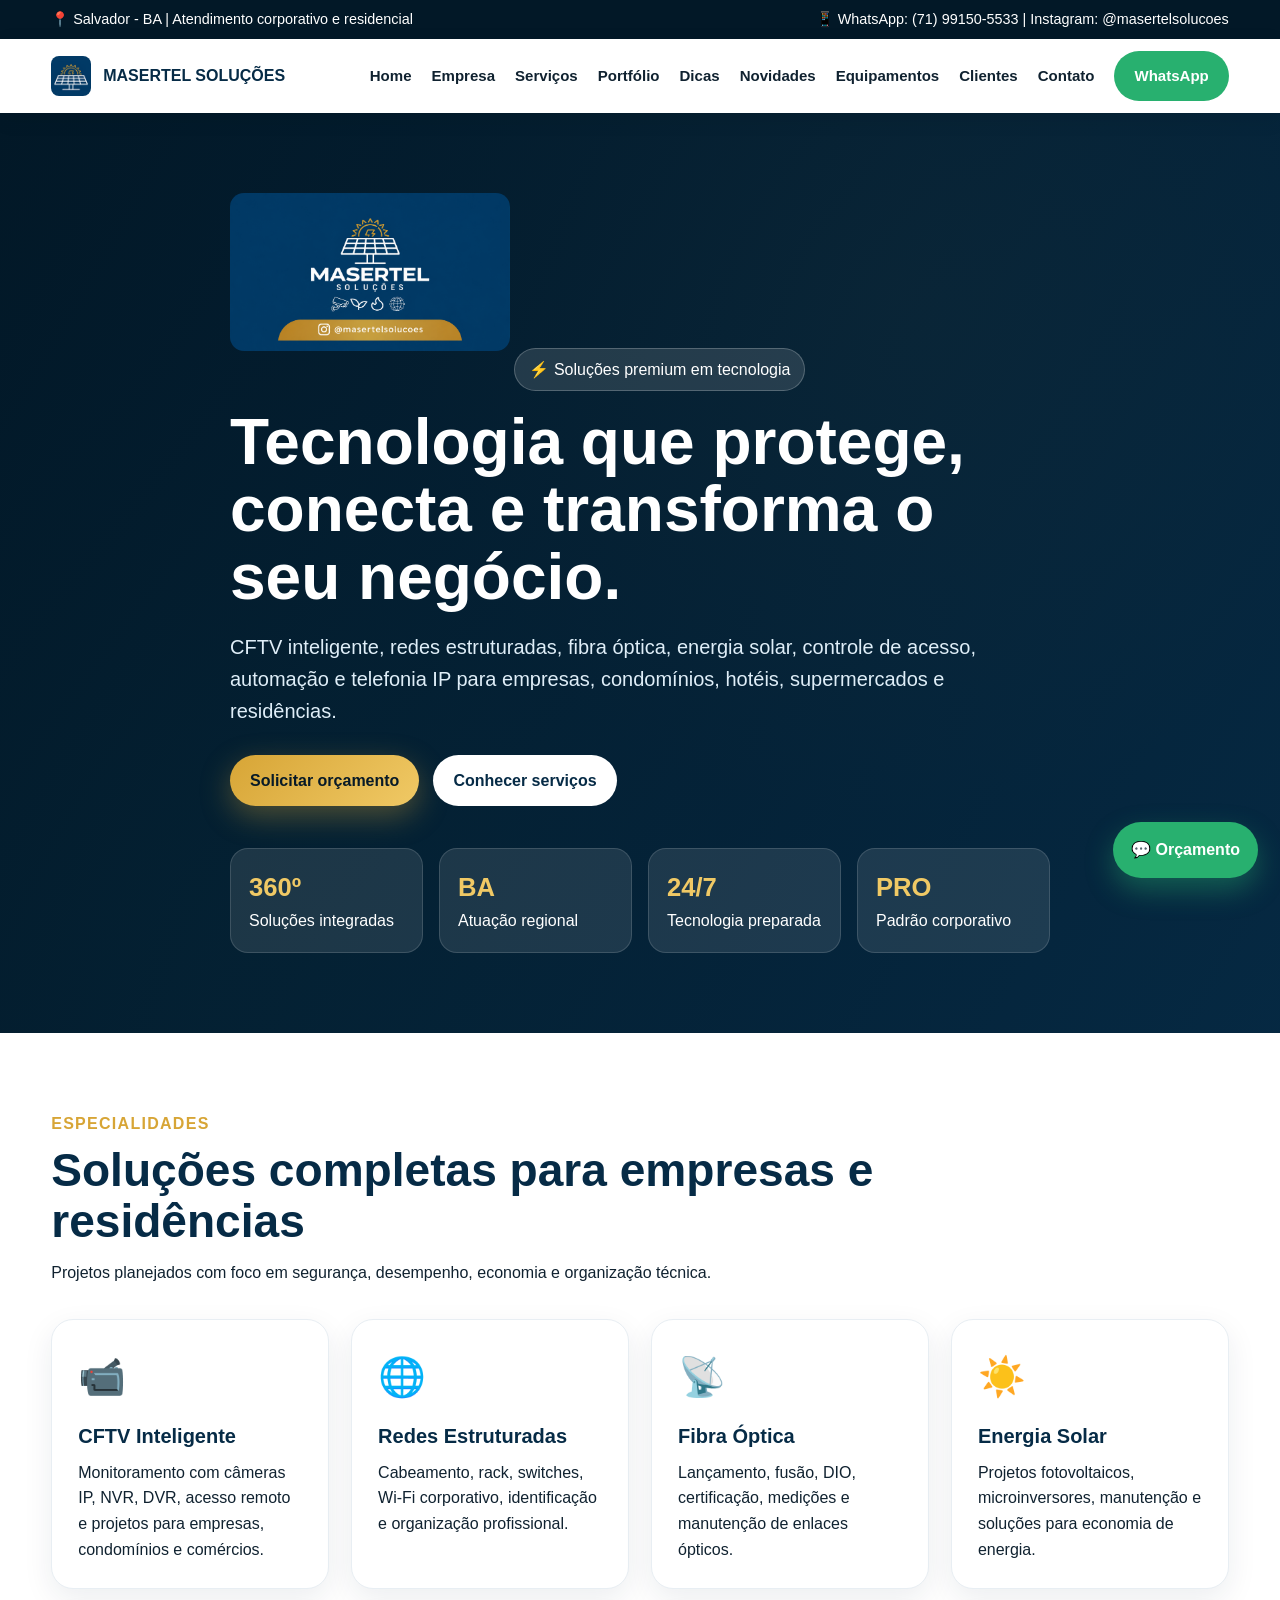
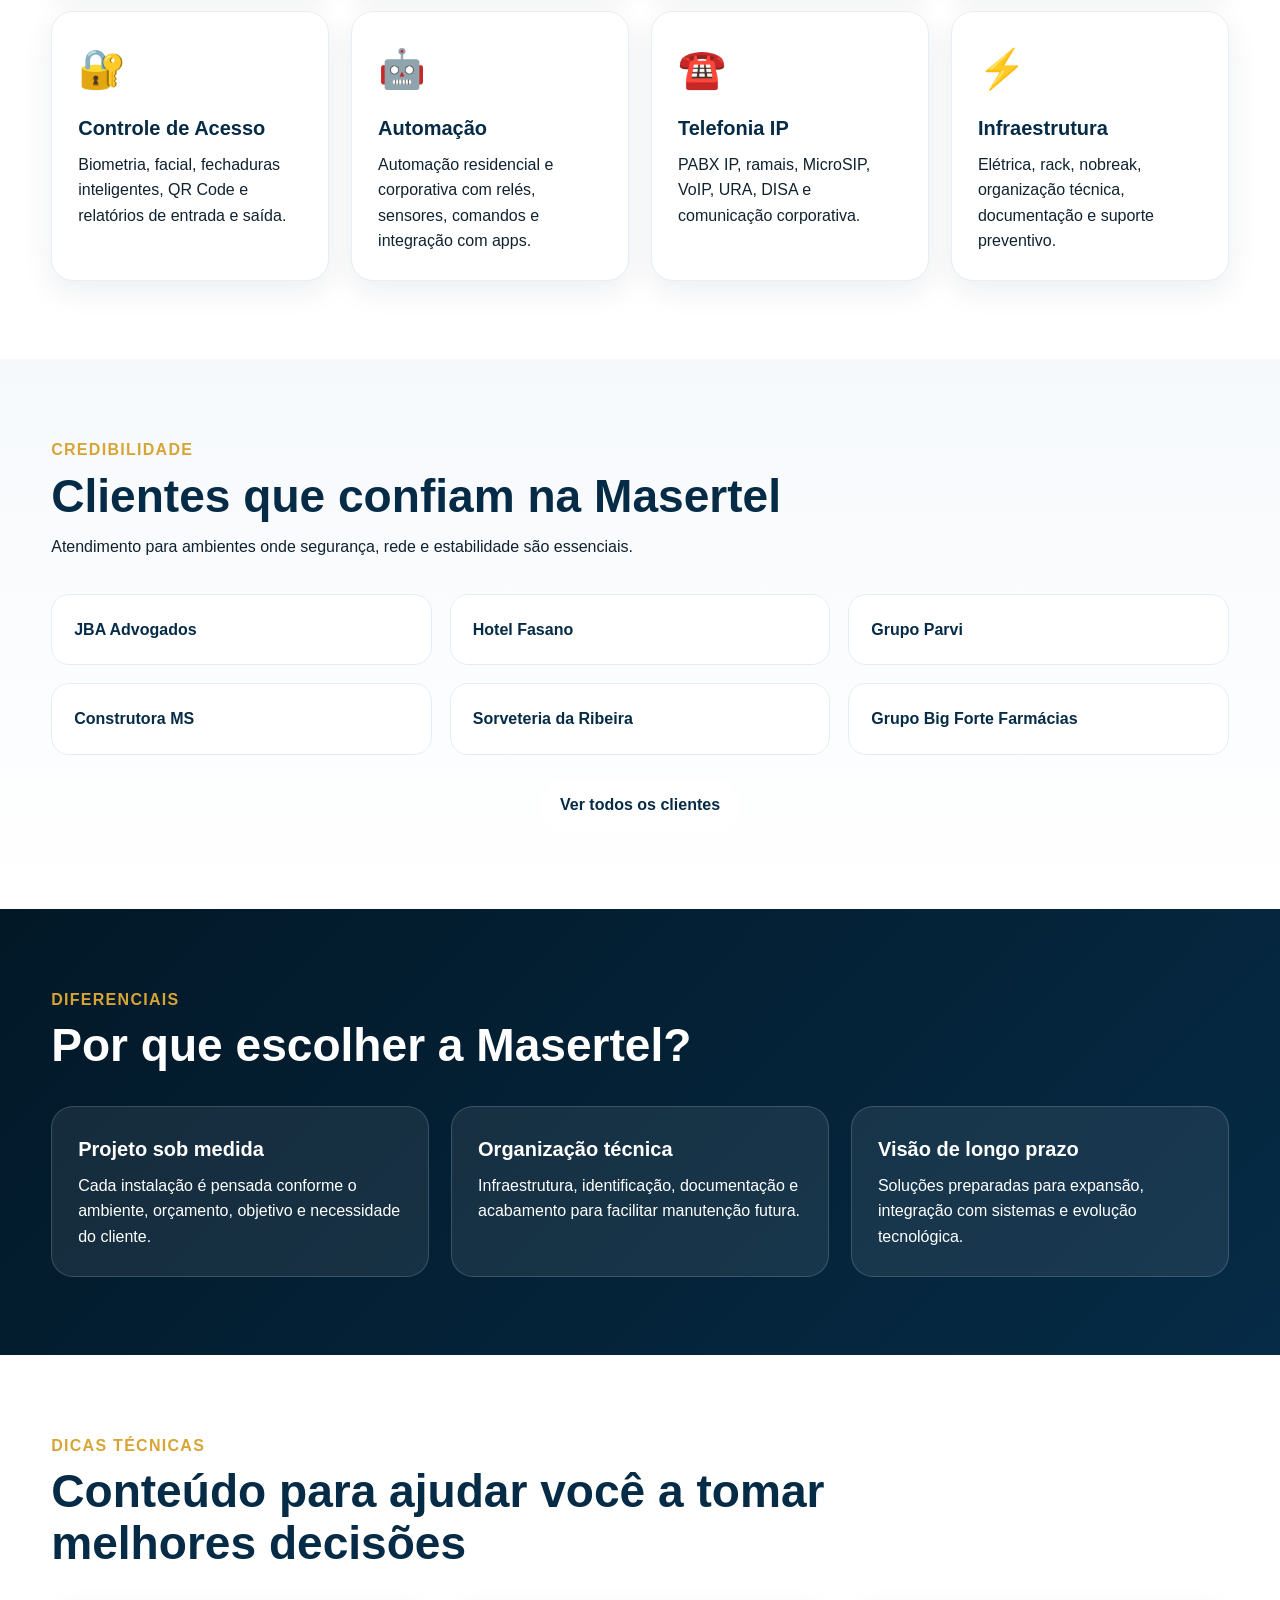
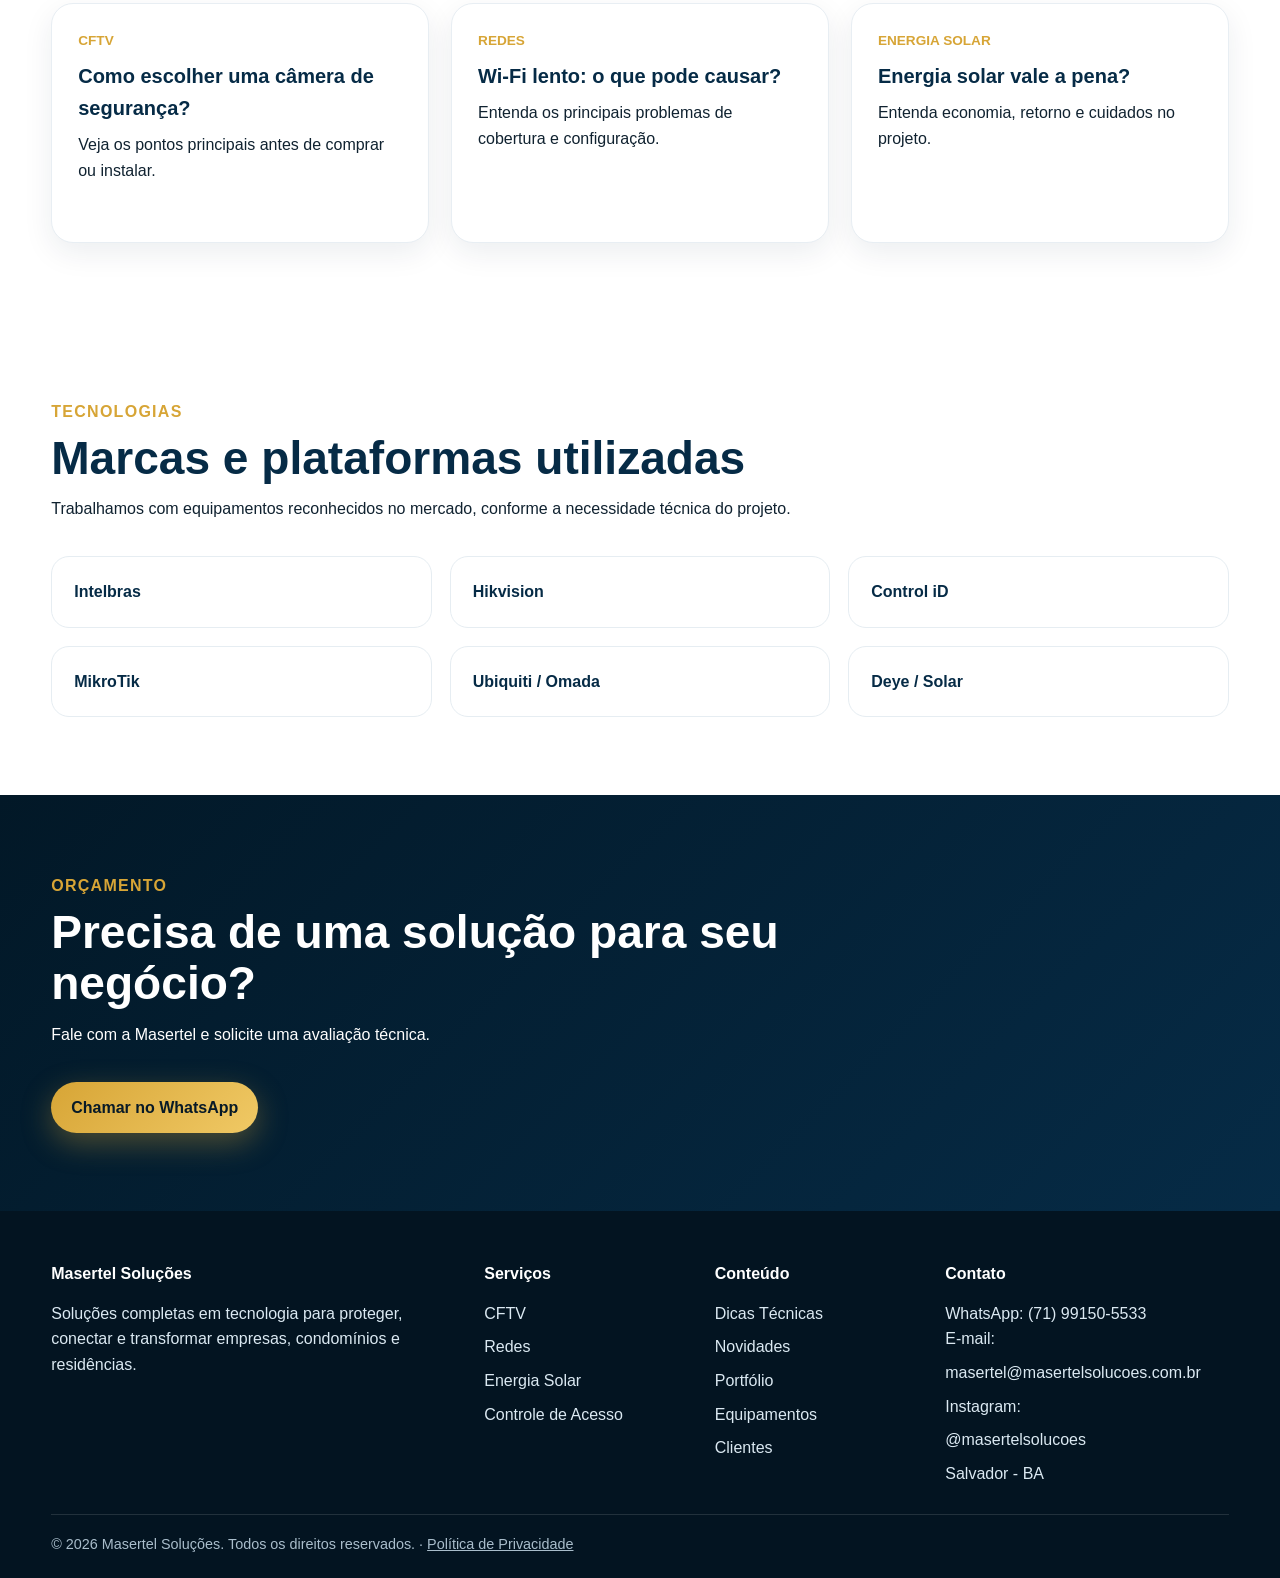
<file: index.html>
<!doctype html>
<html lang="pt-BR">
<head>
<meta charset="utf-8">
<meta name="viewport" content="width=device-width, initial-scale=1">
<title>Masertel Soluções | Tecnologia, Segurança e Energia</title>
<meta name="description" content="Masertel Soluções: CFTV, redes estruturadas, fibra óptica, energia solar, controle de acesso, automação e telefonia IP em Salvador e Bahia.">
<link rel="canonical" href="https://masertelsolucoes.com.br">
<meta name="theme-color" content="#062b46">
<link rel="icon" href="/favicon.ico" sizes="any">
<link rel="icon" type="image/png" href="/assets/img/icon-32.png" sizes="32x32">
<link rel="icon" type="image/png" href="/assets/img/icon-16.png" sizes="16x16">
<link rel="apple-touch-icon" href="/assets/img/icon-180.png">
<meta property="og:type" content="website">
<meta property="og:locale" content="pt_BR">
<meta property="og:site_name" content="Masertel Soluções">
<meta property="og:title" content="Masertel Soluções | Tecnologia, Segurança e Energia">
<meta property="og:description" content="Masertel Soluções: CFTV, redes estruturadas, fibra óptica, energia solar, controle de acesso, automação e telefonia IP em Salvador e Bahia.">
<meta property="og:url" content="https://masertelsolucoes.com.br">
<meta property="og:image" content="https://masertelsolucoes.com.br/assets/img/icon-512.png">
<meta name="twitter:card" content="summary_large_image">
<meta name="twitter:title" content="Masertel Soluções | Tecnologia, Segurança e Energia">
<meta name="twitter:description" content="Masertel Soluções: CFTV, redes estruturadas, fibra óptica, energia solar, controle de acesso, automação e telefonia IP em Salvador e Bahia.">
<meta name="twitter:image" content="https://masertelsolucoes.com.br/assets/img/icon-512.png">
<link rel="stylesheet" href="assets/css/style.css">
</head>
<body>
<div class="topbar"><div class="container"><div>📍 Salvador - BA | Atendimento corporativo e residencial</div><div>📱 WhatsApp: (71) 99150-5533 | Instagram: <a href="https://www.instagram.com/masertelsolucoes/" target="_blank" rel="noopener">@masertelsolucoes</a></div></div></div>
<nav class="nav"><div class="container">
<a class="brand" href="index.html"><img src="assets/img/icon-96.png" alt="Masertel Soluções" width="40" height="40"><span>MASERTEL SOLUÇÕES</span></a>
<button class="mobile-toggle">Menu</button>
<div class="menu">
<a href="index.html">Home</a><a href="empresa.html">Empresa</a><a href="servicos.html">Serviços</a><a href="portfolio.html">Portfólio</a><a href="dicas.html">Dicas</a><a href="novidades.html">Novidades</a><a href="equipamentos.html">Equipamentos</a><a href="clientes.html">Clientes</a><a href="contato.html">Contato</a>
<a class="btn btn-whats" href="https://wa.me/5571991505533" target="_blank">WhatsApp</a>
</div></div></nav>

<header class="hero"><div class="container hero-content">
<img src="assets/img/logo-masertel.png" alt="Masertel Soluções" class="hero-logo">
<div class="badge">⚡ Soluções premium em tecnologia</div>
<h1>Tecnologia que protege, conecta e transforma o seu negócio.</h1>
<p>CFTV inteligente, redes estruturadas, fibra óptica, energia solar, controle de acesso, automação e telefonia IP para empresas, condomínios, hotéis, supermercados e residências.</p>
<div class="hero-actions"><a class="btn btn-primary" href="contato.html">Solicitar orçamento</a><a class="btn btn-secondary" href="servicos.html">Conhecer serviços</a></div>
<div class="stats">
<div class="stat"><strong>360º</strong>Soluções integradas</div>
<div class="stat"><strong>BA</strong>Atuação regional</div>
<div class="stat"><strong>24/7</strong>Tecnologia preparada</div>
<div class="stat"><strong>PRO</strong>Padrão corporativo</div>
</div></div></header>
<section><div class="container"><div class="section-title"><span>Especialidades</span><h2>Soluções completas para empresas e residências</h2><p>Projetos planejados com foco em segurança, desempenho, economia e organização técnica.</p></div>
<div class="grid grid-4"><a class="card" href="servicos.html"><div class="icon">📹</div><h3>CFTV Inteligente</h3><p>Monitoramento com câmeras IP, NVR, DVR, acesso remoto e projetos para empresas, condomínios e comércios.</p></a><a class="card" href="servicos.html"><div class="icon">🌐</div><h3>Redes Estruturadas</h3><p>Cabeamento, rack, switches, Wi‑Fi corporativo, identificação e organização profissional.</p></a><a class="card" href="servicos.html"><div class="icon">📡</div><h3>Fibra Óptica</h3><p>Lançamento, fusão, DIO, certificação, medições e manutenção de enlaces ópticos.</p></a><a class="card" href="servicos.html"><div class="icon">☀️</div><h3>Energia Solar</h3><p>Projetos fotovoltaicos, microinversores, manutenção e soluções para economia de energia.</p></a><a class="card" href="servicos.html"><div class="icon">🔐</div><h3>Controle de Acesso</h3><p>Biometria, facial, fechaduras inteligentes, QR Code e relatórios de entrada e saída.</p></a><a class="card" href="servicos.html"><div class="icon">🤖</div><h3>Automação</h3><p>Automação residencial e corporativa com relés, sensores, comandos e integração com apps.</p></a><a class="card" href="servicos.html"><div class="icon">☎️</div><h3>Telefonia IP</h3><p>PABX IP, ramais, MicroSIP, VoIP, URA, DISA e comunicação corporativa.</p></a><a class="card" href="servicos.html"><div class="icon">⚡</div><h3>Infraestrutura</h3><p>Elétrica, rack, nobreak, organização técnica, documentação e suporte preventivo.</p></a>
</div></div></section>
<section class="bg-light"><div class="container"><div class="section-title"><span>Credibilidade</span><h2>Clientes que confiam na Masertel</h2><p>Atendimento para ambientes onde segurança, rede e estabilidade são essenciais.</p></div>
<div class="clients"><div class="client">JBA Advogados</div><div class="client">Hotel Fasano</div><div class="client">Grupo Parvi</div><div class="client">Construtora MS</div><div class="client">Sorveteria da Ribeira</div><div class="client">Grupo Big Forte Farmácias</div></div>
<p style="text-align:center;margin-top:24px"><a class="btn btn-secondary" href="clientes.html">Ver todos os clientes</a></p></div></section>
<section class="dark"><div class="container"><div class="section-title"><span>Diferenciais</span><h2>Por que escolher a Masertel?</h2></div>
<div class="grid grid-3"><div class="card"><h3>Projeto sob medida</h3><p>Cada instalação é pensada conforme o ambiente, orçamento, objetivo e necessidade do cliente.</p></div><div class="card"><h3>Organização técnica</h3><p>Infraestrutura, identificação, documentação e acabamento para facilitar manutenção futura.</p></div><div class="card"><h3>Visão de longo prazo</h3><p>Soluções preparadas para expansão, integração com sistemas e evolução tecnológica.</p></div></div></div></section>
<section class="tips"><div class="container"><div class="section-title"><span>Dicas Técnicas</span><h2>Conteúdo para ajudar você a tomar melhores decisões</h2></div>
<div class="grid grid-3"><a class="card" href="dicas.html"><div class="tip-tag">CFTV</div><h3>Como escolher uma câmera de segurança?</h3><p>Veja os pontos principais antes de comprar ou instalar.</p></a><a class="card" href="dicas.html"><div class="tip-tag">Redes</div><h3>Wi‑Fi lento: o que pode causar?</h3><p>Entenda os principais problemas de cobertura e configuração.</p></a><a class="card" href="dicas.html"><div class="tip-tag">Energia Solar</div><h3>Energia solar vale a pena?</h3><p>Entenda economia, retorno e cuidados no projeto.</p></a></div></div></section>
<section><div class="container"><div class="section-title"><span>Tecnologias</span><h2>Marcas e plataformas utilizadas</h2><p>Trabalhamos com equipamentos reconhecidos no mercado, conforme a necessidade técnica do projeto.</p></div>
<div class="clients"><div class="client">Intelbras</div><div class="client">Hikvision</div><div class="client">Control iD</div><div class="client">MikroTik</div><div class="client">Ubiquiti / Omada</div><div class="client">Deye / Solar</div></div></div></section>
<section class="dark"><div class="container"><div class="section-title"><span>Orçamento</span><h2>Precisa de uma solução para seu negócio?</h2><p>Fale com a Masertel e solicite uma avaliação técnica.</p></div><a class="btn btn-primary" href="https://wa.me/5571991505533" target="_blank">Chamar no WhatsApp</a></div></section>
<footer class="footer"><div class="container footer-grid">
<div><h4>Masertel Soluções</h4><p>Soluções completas em tecnologia para proteger, conectar e transformar empresas, condomínios e residências.</p></div>
<div><h4>Serviços</h4><a href="servicos.html">CFTV</a><a href="servicos.html">Redes</a><a href="servicos.html">Energia Solar</a><a href="servicos.html">Controle de Acesso</a></div>
<div><h4>Conteúdo</h4><a href="dicas.html">Dicas Técnicas</a><a href="novidades.html">Novidades</a><a href="portfolio.html">Portfólio</a><a href="equipamentos.html">Equipamentos</a><a href="clientes.html">Clientes</a></div>
<div><h4>Contato</h4><p>WhatsApp: (71) 99150-5533</p><p>E-mail: <a href="mailto:masertel@masertelsolucoes.com.br">masertel@masertelsolucoes.com.br</a></p><p>Instagram: <a href="https://www.instagram.com/masertelsolucoes/" target="_blank" rel="noopener">@masertelsolucoes</a></p><p>Salvador - BA</p></div>
</div><div class="container footer-bottom">© 2026 Masertel Soluções. Todos os direitos reservados. &middot; <a href="politica-de-privacidade.html">Política de Privacidade</a></div></footer>
<a class="whatsapp" href="https://wa.me/5571991505533" target="_blank">💬 Orçamento</a>
<script src="assets/js/script.js"></script></body></html>
</file>
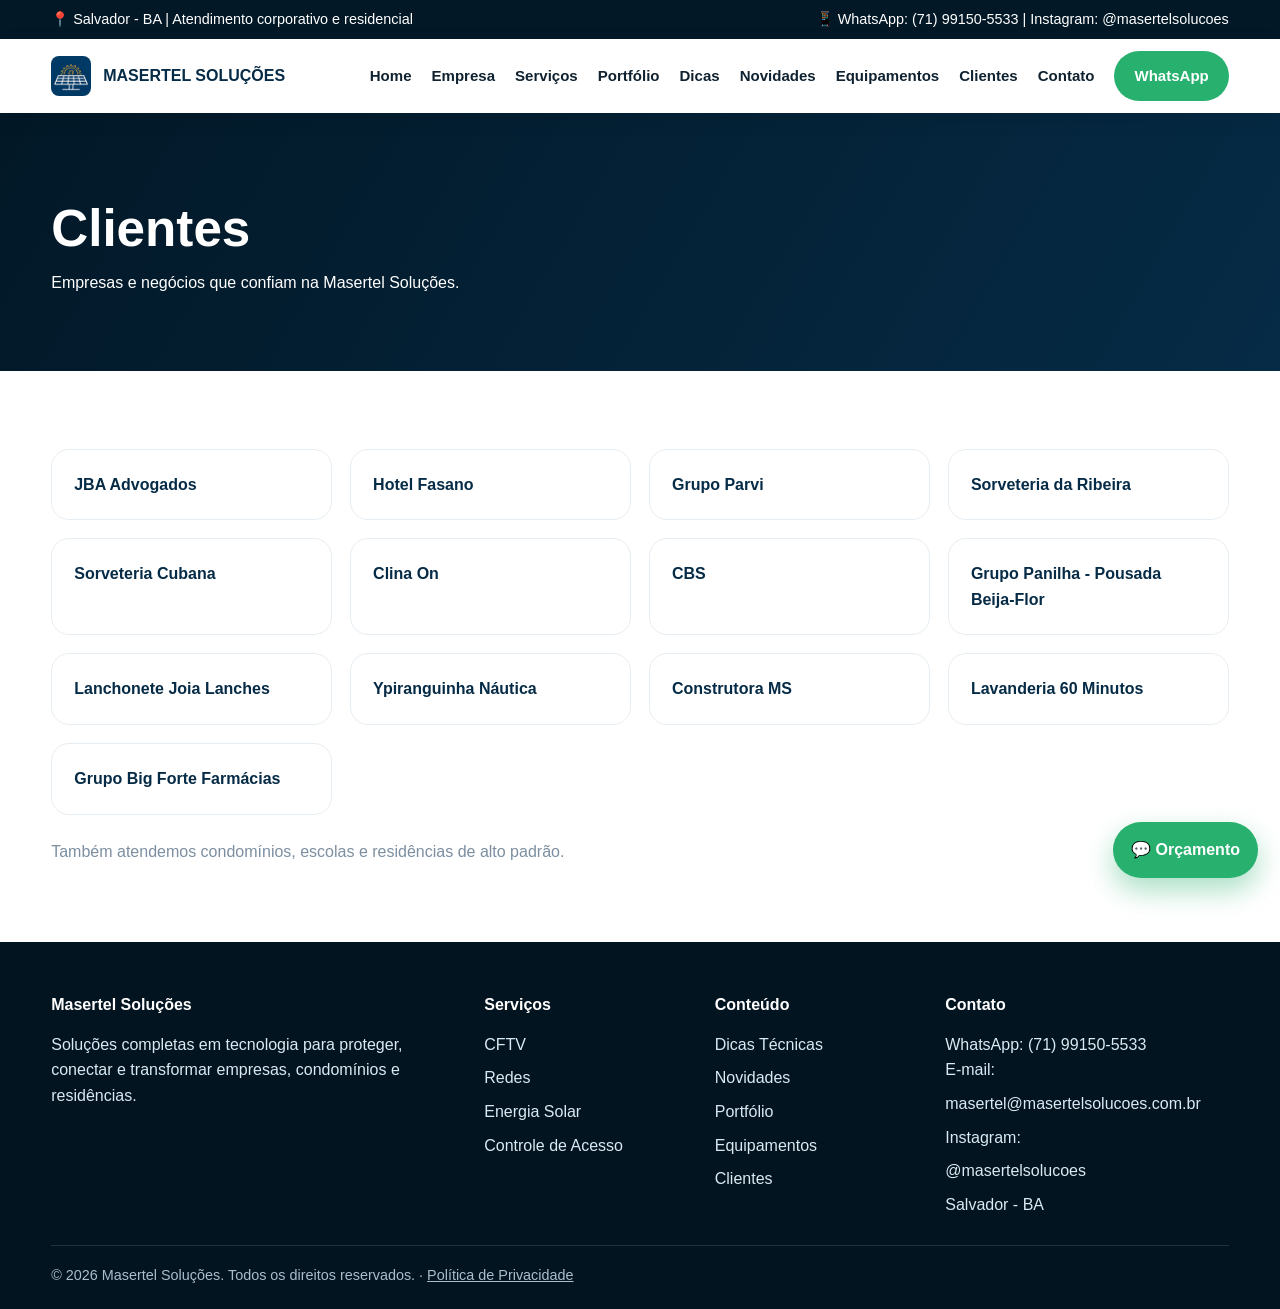
<file: clientes.html>
<!doctype html>
<html lang="pt-BR">
<head>
<meta charset="utf-8">
<meta name="viewport" content="width=device-width, initial-scale=1">
<title>Clientes | Masertel Soluções</title>
<meta name="description" content="Masertel Soluções: CFTV, redes estruturadas, fibra óptica, energia solar, controle de acesso, automação e telefonia IP em Salvador e Bahia.">
<link rel="canonical" href="https://masertelsolucoes.com.br/clientes.html">
<meta name="theme-color" content="#062b46">
<link rel="icon" href="/favicon.ico" sizes="any">
<link rel="icon" type="image/png" href="/assets/img/icon-32.png" sizes="32x32">
<link rel="icon" type="image/png" href="/assets/img/icon-16.png" sizes="16x16">
<link rel="apple-touch-icon" href="/assets/img/icon-180.png">
<meta property="og:type" content="website">
<meta property="og:locale" content="pt_BR">
<meta property="og:site_name" content="Masertel Soluções">
<meta property="og:title" content="Clientes | Masertel Soluções">
<meta property="og:description" content="Masertel Soluções: CFTV, redes estruturadas, fibra óptica, energia solar, controle de acesso, automação e telefonia IP em Salvador e Bahia.">
<meta property="og:url" content="https://masertelsolucoes.com.br/clientes.html">
<meta property="og:image" content="https://masertelsolucoes.com.br/assets/img/icon-512.png">
<meta name="twitter:card" content="summary_large_image">
<meta name="twitter:title" content="Clientes | Masertel Soluções">
<meta name="twitter:description" content="Masertel Soluções: CFTV, redes estruturadas, fibra óptica, energia solar, controle de acesso, automação e telefonia IP em Salvador e Bahia.">
<meta name="twitter:image" content="https://masertelsolucoes.com.br/assets/img/icon-512.png">
<link rel="stylesheet" href="assets/css/style.css">
</head>
<body>
<div class="topbar"><div class="container"><div>📍 Salvador - BA | Atendimento corporativo e residencial</div><div>📱 WhatsApp: (71) 99150-5533 | Instagram: <a href="https://www.instagram.com/masertelsolucoes/" target="_blank" rel="noopener">@masertelsolucoes</a></div></div></div>
<nav class="nav"><div class="container">
<a class="brand" href="index.html"><img src="assets/img/icon-96.png" alt="Masertel Soluções" width="40" height="40"><span>MASERTEL SOLUÇÕES</span></a>
<button class="mobile-toggle">Menu</button>
<div class="menu">
<a href="index.html">Home</a><a href="empresa.html">Empresa</a><a href="servicos.html">Serviços</a><a href="portfolio.html">Portfólio</a><a href="dicas.html">Dicas</a><a href="novidades.html">Novidades</a><a href="equipamentos.html">Equipamentos</a><a href="clientes.html">Clientes</a><a href="contato.html">Contato</a>
<a class="btn btn-whats" href="https://wa.me/5571991505533" target="_blank">WhatsApp</a>
</div></div></nav>

<section class="page-hero"><div class="container"><h1>Clientes</h1><p>Empresas e negócios que confiam na Masertel Soluções.</p></div></section>
<section><div class="container"><div class="clients grid-4">
<div class="client">JBA Advogados</div><div class="client">Hotel Fasano</div><div class="client">Grupo Parvi</div><div class="client">Sorveteria da Ribeira</div><div class="client">Sorveteria Cubana</div><div class="client">Clina On</div><div class="client">CBS</div><div class="client">Grupo Panilha - Pousada Beija-Flor</div><div class="client">Lanchonete Joia Lanches</div><div class="client">Ypiranguinha Náutica</div><div class="client">Construtora MS</div><div class="client">Lavanderia 60 Minutos</div><div class="client">Grupo Big Forte Farmácias</div>
</div><p style="margin-top:24px;color:#7c8ea0">Também atendemos condomínios, escolas e residências de alto padrão.</p></div></section><footer class="footer"><div class="container footer-grid">
<div><h4>Masertel Soluções</h4><p>Soluções completas em tecnologia para proteger, conectar e transformar empresas, condomínios e residências.</p></div>
<div><h4>Serviços</h4><a href="servicos.html">CFTV</a><a href="servicos.html">Redes</a><a href="servicos.html">Energia Solar</a><a href="servicos.html">Controle de Acesso</a></div>
<div><h4>Conteúdo</h4><a href="dicas.html">Dicas Técnicas</a><a href="novidades.html">Novidades</a><a href="portfolio.html">Portfólio</a><a href="equipamentos.html">Equipamentos</a><a href="clientes.html">Clientes</a></div>
<div><h4>Contato</h4><p>WhatsApp: (71) 99150-5533</p><p>E-mail: <a href="mailto:masertel@masertelsolucoes.com.br">masertel@masertelsolucoes.com.br</a></p><p>Instagram: <a href="https://www.instagram.com/masertelsolucoes/" target="_blank" rel="noopener">@masertelsolucoes</a></p><p>Salvador - BA</p></div>
</div><div class="container footer-bottom">© 2026 Masertel Soluções. Todos os direitos reservados. &middot; <a href="politica-de-privacidade.html">Política de Privacidade</a></div></footer>
<a class="whatsapp" href="https://wa.me/5571991505533" target="_blank">💬 Orçamento</a>
<script src="assets/js/script.js"></script></body></html>
</file>
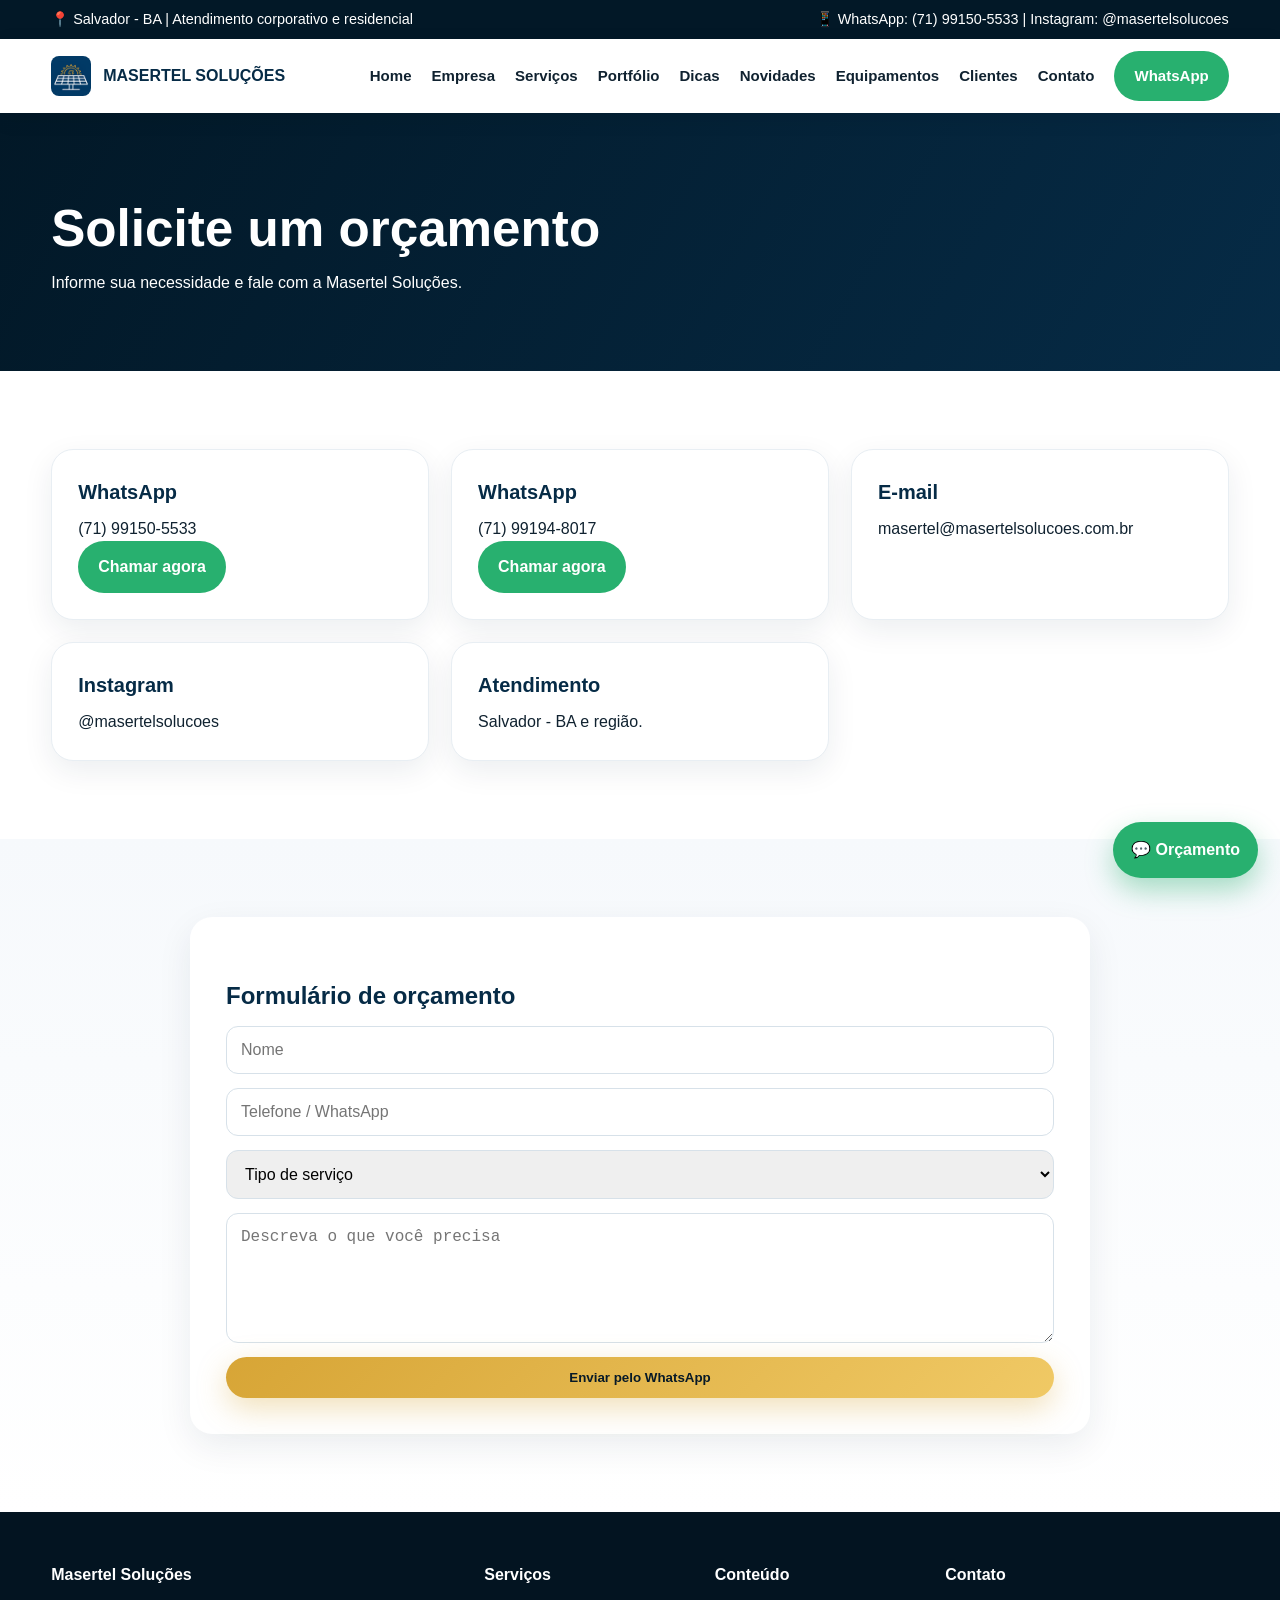
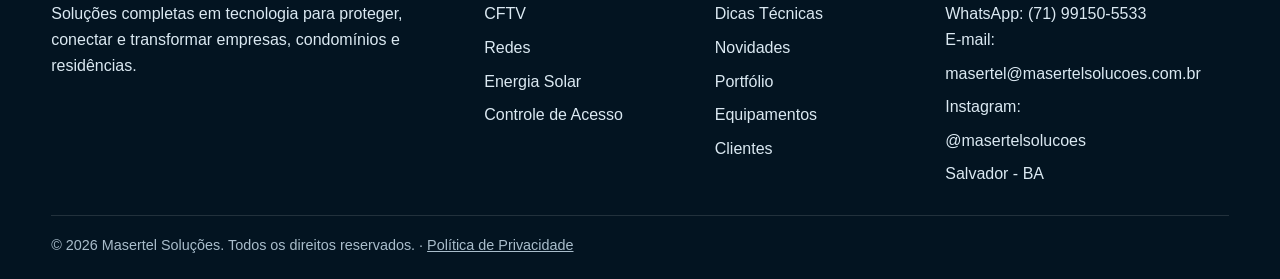
<file: contato.html>
<!doctype html>
<html lang="pt-BR">
<head>
<meta charset="utf-8">
<meta name="viewport" content="width=device-width, initial-scale=1">
<title>Contato | Masertel Soluções</title>
<meta name="description" content="Masertel Soluções: CFTV, redes estruturadas, fibra óptica, energia solar, controle de acesso, automação e telefonia IP em Salvador e Bahia.">
<link rel="canonical" href="https://masertelsolucoes.com.br/contato.html">
<meta name="theme-color" content="#062b46">
<link rel="icon" href="/favicon.ico" sizes="any">
<link rel="icon" type="image/png" href="/assets/img/icon-32.png" sizes="32x32">
<link rel="icon" type="image/png" href="/assets/img/icon-16.png" sizes="16x16">
<link rel="apple-touch-icon" href="/assets/img/icon-180.png">
<meta property="og:type" content="website">
<meta property="og:locale" content="pt_BR">
<meta property="og:site_name" content="Masertel Soluções">
<meta property="og:title" content="Contato | Masertel Soluções">
<meta property="og:description" content="Masertel Soluções: CFTV, redes estruturadas, fibra óptica, energia solar, controle de acesso, automação e telefonia IP em Salvador e Bahia.">
<meta property="og:url" content="https://masertelsolucoes.com.br/contato.html">
<meta property="og:image" content="https://masertelsolucoes.com.br/assets/img/icon-512.png">
<meta name="twitter:card" content="summary_large_image">
<meta name="twitter:title" content="Contato | Masertel Soluções">
<meta name="twitter:description" content="Masertel Soluções: CFTV, redes estruturadas, fibra óptica, energia solar, controle de acesso, automação e telefonia IP em Salvador e Bahia.">
<meta name="twitter:image" content="https://masertelsolucoes.com.br/assets/img/icon-512.png">
<link rel="stylesheet" href="assets/css/style.css">
</head>
<body>
<div class="topbar"><div class="container"><div>📍 Salvador - BA | Atendimento corporativo e residencial</div><div>📱 WhatsApp: (71) 99150-5533 | Instagram: <a href="https://www.instagram.com/masertelsolucoes/" target="_blank" rel="noopener">@masertelsolucoes</a></div></div></div>
<nav class="nav"><div class="container">
<a class="brand" href="index.html"><img src="assets/img/icon-96.png" alt="Masertel Soluções" width="40" height="40"><span>MASERTEL SOLUÇÕES</span></a>
<button class="mobile-toggle">Menu</button>
<div class="menu">
<a href="index.html">Home</a><a href="empresa.html">Empresa</a><a href="servicos.html">Serviços</a><a href="portfolio.html">Portfólio</a><a href="dicas.html">Dicas</a><a href="novidades.html">Novidades</a><a href="equipamentos.html">Equipamentos</a><a href="clientes.html">Clientes</a><a href="contato.html">Contato</a>
<a class="btn btn-whats" href="https://wa.me/5571991505533" target="_blank">WhatsApp</a>
</div></div></nav>

<section class="page-hero"><div class="container"><h1>Solicite um orçamento</h1><p>Informe sua necessidade e fale com a Masertel Soluções.</p></div></section>
<section><div class="container grid grid-3">
<div class="card"><h3>WhatsApp</h3><p>(71) 99150-5533</p><a class="btn btn-whats" href="https://wa.me/5571991505533" target="_blank">Chamar agora</a></div>
<div class="card"><h3>WhatsApp</h3><p>(71) 99194-8017</p><a class="btn btn-whats" href="https://wa.me/5571991948017" target="_blank">Chamar agora</a></div>
<div class="card"><h3>E-mail</h3><p><a href="mailto:masertel@masertelsolucoes.com.br">masertel@masertelsolucoes.com.br</a></p></div>
<div class="card"><h3>Instagram</h3><p><a href="https://www.instagram.com/masertelsolucoes/" target="_blank" rel="noopener">@masertelsolucoes</a></p></div>
<div class="card"><h3>Atendimento</h3><p>Salvador - BA e região.</p></div>
</div></section>
<section class="bg-light"><div class="container"><div class="article"><h2>Formulário de orçamento</h2><form class="form" id="orcamento-form">
<input name="nome" placeholder="Nome" required>
<input name="telefone" placeholder="Telefone / WhatsApp" required>
<select name="servico" required><option value="">Tipo de serviço</option><option>CFTV</option><option>Redes</option><option>Energia Solar</option><option>Controle de Acesso</option><option>Automação</option><option>Telefonia IP</option><option>Outro</option></select>
<textarea name="mensagem" placeholder="Descreva o que você precisa"></textarea>
<button type="submit" class="btn btn-primary">Enviar pelo WhatsApp</button>
</form></div></div></section><footer class="footer"><div class="container footer-grid">
<div><h4>Masertel Soluções</h4><p>Soluções completas em tecnologia para proteger, conectar e transformar empresas, condomínios e residências.</p></div>
<div><h4>Serviços</h4><a href="servicos.html">CFTV</a><a href="servicos.html">Redes</a><a href="servicos.html">Energia Solar</a><a href="servicos.html">Controle de Acesso</a></div>
<div><h4>Conteúdo</h4><a href="dicas.html">Dicas Técnicas</a><a href="novidades.html">Novidades</a><a href="portfolio.html">Portfólio</a><a href="equipamentos.html">Equipamentos</a><a href="clientes.html">Clientes</a></div>
<div><h4>Contato</h4><p>WhatsApp: (71) 99150-5533</p><p>E-mail: <a href="mailto:masertel@masertelsolucoes.com.br">masertel@masertelsolucoes.com.br</a></p><p>Instagram: <a href="https://www.instagram.com/masertelsolucoes/" target="_blank" rel="noopener">@masertelsolucoes</a></p><p>Salvador - BA</p></div>
</div><div class="container footer-bottom">© 2026 Masertel Soluções. Todos os direitos reservados. &middot; <a href="politica-de-privacidade.html">Política de Privacidade</a></div></footer>
<a class="whatsapp" href="https://wa.me/5571991505533" target="_blank">💬 Orçamento</a>
<script src="assets/js/script.js"></script></body></html>
</file>
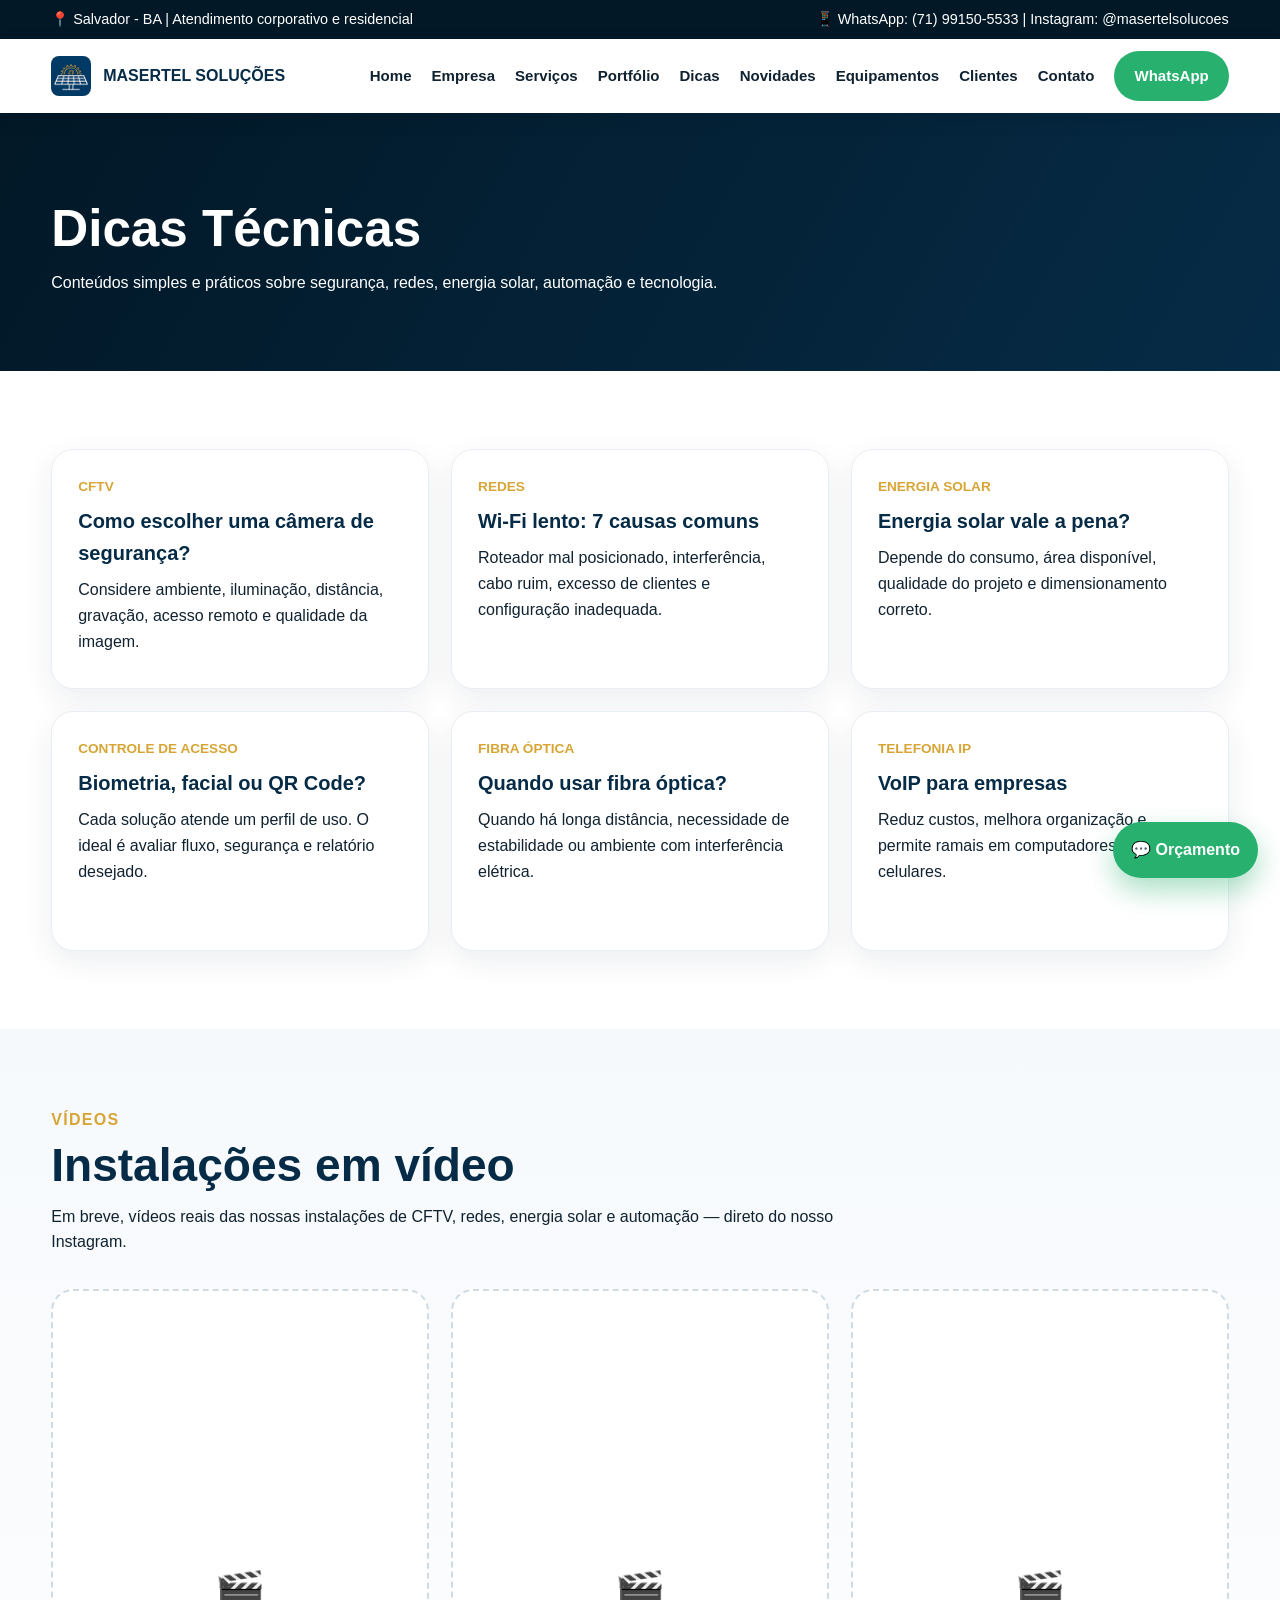
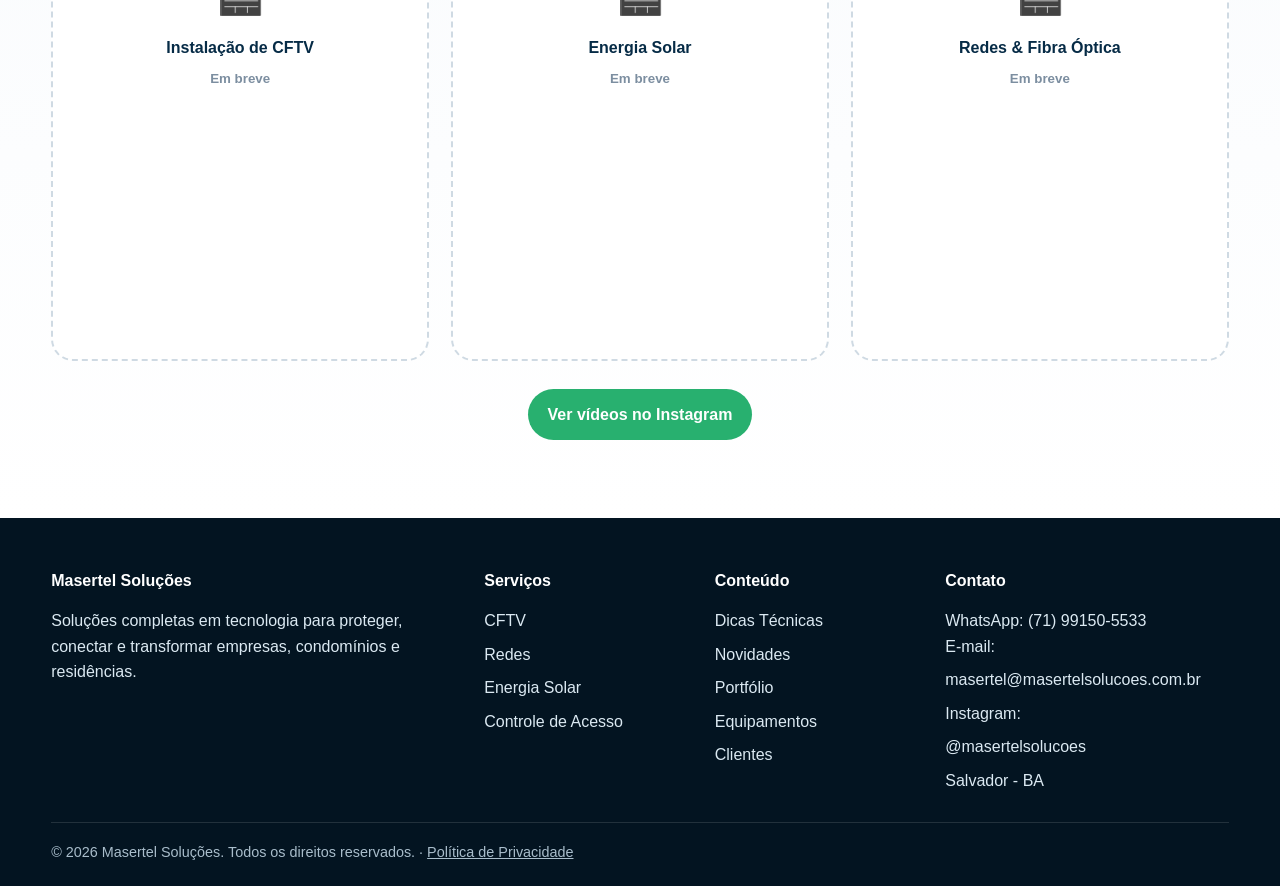
<file: dicas.html>
<!doctype html>
<html lang="pt-BR">
<head>
<meta charset="utf-8">
<meta name="viewport" content="width=device-width, initial-scale=1">
<title>Dicas Técnicas | Masertel Soluções</title>
<meta name="description" content="Masertel Soluções: CFTV, redes estruturadas, fibra óptica, energia solar, controle de acesso, automação e telefonia IP em Salvador e Bahia.">
<link rel="canonical" href="https://masertelsolucoes.com.br/dicas.html">
<meta name="theme-color" content="#062b46">
<link rel="icon" href="/favicon.ico" sizes="any">
<link rel="icon" type="image/png" href="/assets/img/icon-32.png" sizes="32x32">
<link rel="icon" type="image/png" href="/assets/img/icon-16.png" sizes="16x16">
<link rel="apple-touch-icon" href="/assets/img/icon-180.png">
<meta property="og:type" content="website">
<meta property="og:locale" content="pt_BR">
<meta property="og:site_name" content="Masertel Soluções">
<meta property="og:title" content="Dicas Técnicas | Masertel Soluções">
<meta property="og:description" content="Masertel Soluções: CFTV, redes estruturadas, fibra óptica, energia solar, controle de acesso, automação e telefonia IP em Salvador e Bahia.">
<meta property="og:url" content="https://masertelsolucoes.com.br/dicas.html">
<meta property="og:image" content="https://masertelsolucoes.com.br/assets/img/icon-512.png">
<meta name="twitter:card" content="summary_large_image">
<meta name="twitter:title" content="Dicas Técnicas | Masertel Soluções">
<meta name="twitter:description" content="Masertel Soluções: CFTV, redes estruturadas, fibra óptica, energia solar, controle de acesso, automação e telefonia IP em Salvador e Bahia.">
<meta name="twitter:image" content="https://masertelsolucoes.com.br/assets/img/icon-512.png">
<link rel="stylesheet" href="assets/css/style.css">
</head>
<body>
<div class="topbar"><div class="container"><div>📍 Salvador - BA | Atendimento corporativo e residencial</div><div>📱 WhatsApp: (71) 99150-5533 | Instagram: <a href="https://www.instagram.com/masertelsolucoes/" target="_blank" rel="noopener">@masertelsolucoes</a></div></div></div>
<nav class="nav"><div class="container">
<a class="brand" href="index.html"><img src="assets/img/icon-96.png" alt="Masertel Soluções" width="40" height="40"><span>MASERTEL SOLUÇÕES</span></a>
<button class="mobile-toggle">Menu</button>
<div class="menu">
<a href="index.html">Home</a><a href="empresa.html">Empresa</a><a href="servicos.html">Serviços</a><a href="portfolio.html">Portfólio</a><a href="dicas.html">Dicas</a><a href="novidades.html">Novidades</a><a href="equipamentos.html">Equipamentos</a><a href="clientes.html">Clientes</a><a href="contato.html">Contato</a>
<a class="btn btn-whats" href="https://wa.me/5571991505533" target="_blank">WhatsApp</a>
</div></div></nav>

<section class="page-hero"><div class="container"><h1>Dicas Técnicas</h1><p>Conteúdos simples e práticos sobre segurança, redes, energia solar, automação e tecnologia.</p></div></section>
<section class="tips"><div class="container"><div class="grid grid-3">
<div class="card"><div class="tip-tag">CFTV</div><h3>Como escolher uma câmera de segurança?</h3><p>Considere ambiente, iluminação, distância, gravação, acesso remoto e qualidade da imagem.</p></div>
<div class="card"><div class="tip-tag">Redes</div><h3>Wi‑Fi lento: 7 causas comuns</h3><p>Roteador mal posicionado, interferência, cabo ruim, excesso de clientes e configuração inadequada.</p></div>
<div class="card"><div class="tip-tag">Energia Solar</div><h3>Energia solar vale a pena?</h3><p>Depende do consumo, área disponível, qualidade do projeto e dimensionamento correto.</p></div>
<div class="card"><div class="tip-tag">Controle de Acesso</div><h3>Biometria, facial ou QR Code?</h3><p>Cada solução atende um perfil de uso. O ideal é avaliar fluxo, segurança e relatório desejado.</p></div>
<div class="card"><div class="tip-tag">Fibra Óptica</div><h3>Quando usar fibra óptica?</h3><p>Quando há longa distância, necessidade de estabilidade ou ambiente com interferência elétrica.</p></div>
<div class="card"><div class="tip-tag">Telefonia IP</div><h3>VoIP para empresas</h3><p>Reduz custos, melhora organização e permite ramais em computadores e celulares.</p></div>
</div></div></section>
<section class="bg-light videos"><div class="container">
<div class="section-title"><span>Vídeos</span><h2>Instalações em vídeo</h2><p>Em breve, vídeos reais das nossas instalações de CFTV, redes, energia solar e automação — direto do nosso Instagram.</p></div>
<div class="grid grid-3">
<div class="video-placeholder"><span class="video-icon">🎬</span>Instalação de CFTV<br><small>Em breve</small></div>
<div class="video-placeholder"><span class="video-icon">🎬</span>Energia Solar<br><small>Em breve</small></div>
<div class="video-placeholder"><span class="video-icon">🎬</span>Redes &amp; Fibra Óptica<br><small>Em breve</small></div>
</div>
<p style="text-align:center;margin-top:28px"><a class="btn btn-whats" href="https://www.instagram.com/masertelsolucoes/" target="_blank" rel="noopener">Ver vídeos no Instagram</a></p>
</div></section><footer class="footer"><div class="container footer-grid">
<div><h4>Masertel Soluções</h4><p>Soluções completas em tecnologia para proteger, conectar e transformar empresas, condomínios e residências.</p></div>
<div><h4>Serviços</h4><a href="servicos.html">CFTV</a><a href="servicos.html">Redes</a><a href="servicos.html">Energia Solar</a><a href="servicos.html">Controle de Acesso</a></div>
<div><h4>Conteúdo</h4><a href="dicas.html">Dicas Técnicas</a><a href="novidades.html">Novidades</a><a href="portfolio.html">Portfólio</a><a href="equipamentos.html">Equipamentos</a><a href="clientes.html">Clientes</a></div>
<div><h4>Contato</h4><p>WhatsApp: (71) 99150-5533</p><p>E-mail: <a href="mailto:masertel@masertelsolucoes.com.br">masertel@masertelsolucoes.com.br</a></p><p>Instagram: <a href="https://www.instagram.com/masertelsolucoes/" target="_blank" rel="noopener">@masertelsolucoes</a></p><p>Salvador - BA</p></div>
</div><div class="container footer-bottom">© 2026 Masertel Soluções. Todos os direitos reservados. &middot; <a href="politica-de-privacidade.html">Política de Privacidade</a></div></footer>
<a class="whatsapp" href="https://wa.me/5571991505533" target="_blank">💬 Orçamento</a>
<script src="assets/js/script.js"></script></body></html>
</file>
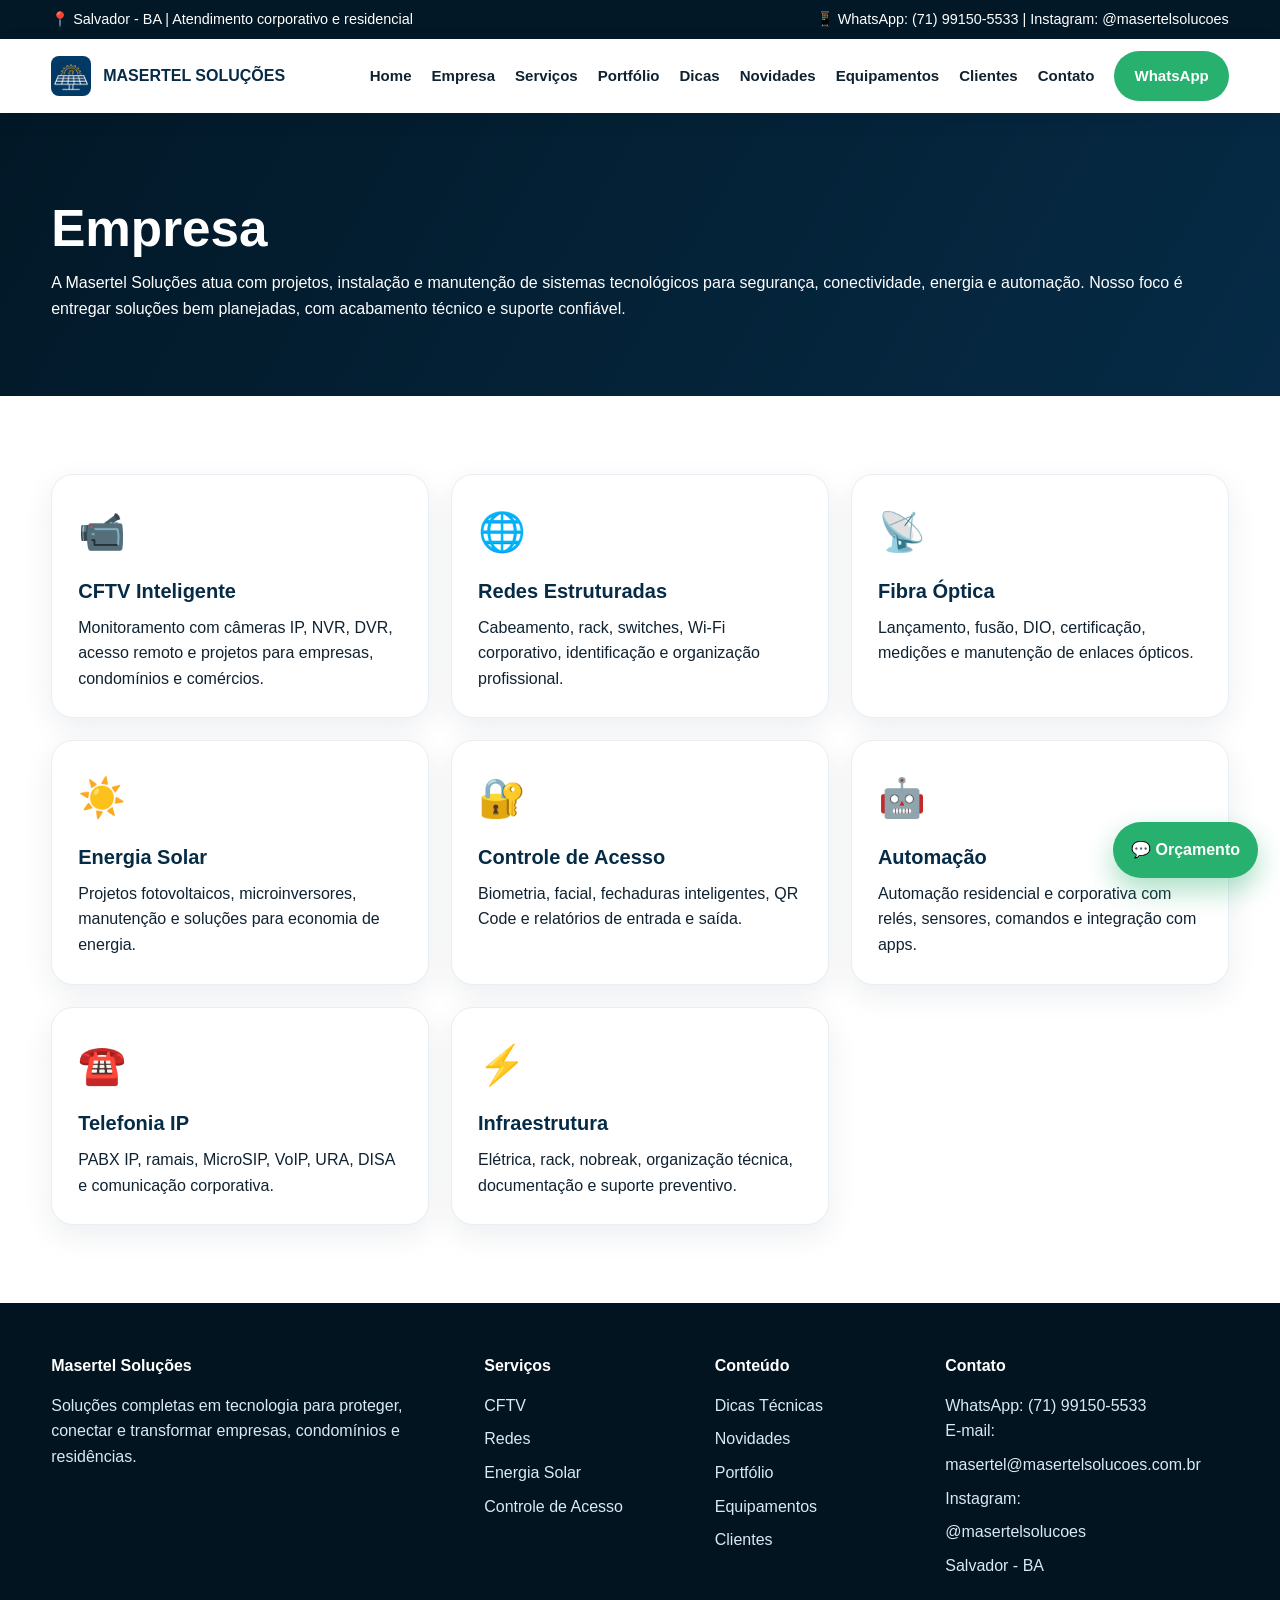
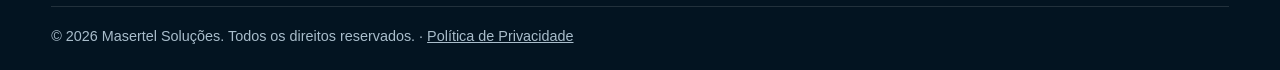
<file: empresa.html>
<!doctype html>
<html lang="pt-BR">
<head>
<meta charset="utf-8">
<meta name="viewport" content="width=device-width, initial-scale=1">
<title>Empresa | Masertel Soluções</title>
<meta name="description" content="Masertel Soluções: CFTV, redes estruturadas, fibra óptica, energia solar, controle de acesso, automação e telefonia IP em Salvador e Bahia.">
<link rel="canonical" href="https://masertelsolucoes.com.br/empresa.html">
<meta name="theme-color" content="#062b46">
<link rel="icon" href="/favicon.ico" sizes="any">
<link rel="icon" type="image/png" href="/assets/img/icon-32.png" sizes="32x32">
<link rel="icon" type="image/png" href="/assets/img/icon-16.png" sizes="16x16">
<link rel="apple-touch-icon" href="/assets/img/icon-180.png">
<meta property="og:type" content="website">
<meta property="og:locale" content="pt_BR">
<meta property="og:site_name" content="Masertel Soluções">
<meta property="og:title" content="Empresa | Masertel Soluções">
<meta property="og:description" content="Masertel Soluções: CFTV, redes estruturadas, fibra óptica, energia solar, controle de acesso, automação e telefonia IP em Salvador e Bahia.">
<meta property="og:url" content="https://masertelsolucoes.com.br/empresa.html">
<meta property="og:image" content="https://masertelsolucoes.com.br/assets/img/icon-512.png">
<meta name="twitter:card" content="summary_large_image">
<meta name="twitter:title" content="Empresa | Masertel Soluções">
<meta name="twitter:description" content="Masertel Soluções: CFTV, redes estruturadas, fibra óptica, energia solar, controle de acesso, automação e telefonia IP em Salvador e Bahia.">
<meta name="twitter:image" content="https://masertelsolucoes.com.br/assets/img/icon-512.png">
<link rel="stylesheet" href="assets/css/style.css">
</head>
<body>
<div class="topbar"><div class="container"><div>📍 Salvador - BA | Atendimento corporativo e residencial</div><div>📱 WhatsApp: (71) 99150-5533 | Instagram: <a href="https://www.instagram.com/masertelsolucoes/" target="_blank" rel="noopener">@masertelsolucoes</a></div></div></div>
<nav class="nav"><div class="container">
<a class="brand" href="index.html"><img src="assets/img/icon-96.png" alt="Masertel Soluções" width="40" height="40"><span>MASERTEL SOLUÇÕES</span></a>
<button class="mobile-toggle">Menu</button>
<div class="menu">
<a href="index.html">Home</a><a href="empresa.html">Empresa</a><a href="servicos.html">Serviços</a><a href="portfolio.html">Portfólio</a><a href="dicas.html">Dicas</a><a href="novidades.html">Novidades</a><a href="equipamentos.html">Equipamentos</a><a href="clientes.html">Clientes</a><a href="contato.html">Contato</a>
<a class="btn btn-whats" href="https://wa.me/5571991505533" target="_blank">WhatsApp</a>
</div></div></nav>
<section class="page-hero"><div class="container"><h1>Empresa</h1><p>A Masertel Soluções atua com projetos, instalação e manutenção de sistemas tecnológicos para segurança, conectividade, energia e automação. Nosso foco é entregar soluções bem planejadas, com acabamento técnico e suporte confiável.</p></div></section><section><div class="container"><div class="grid grid-3"><div class="card"><div class="icon">📹</div><h3>CFTV Inteligente</h3><p>Monitoramento com câmeras IP, NVR, DVR, acesso remoto e projetos para empresas, condomínios e comércios.</p></div><div class="card"><div class="icon">🌐</div><h3>Redes Estruturadas</h3><p>Cabeamento, rack, switches, Wi‑Fi corporativo, identificação e organização profissional.</p></div><div class="card"><div class="icon">📡</div><h3>Fibra Óptica</h3><p>Lançamento, fusão, DIO, certificação, medições e manutenção de enlaces ópticos.</p></div><div class="card"><div class="icon">☀️</div><h3>Energia Solar</h3><p>Projetos fotovoltaicos, microinversores, manutenção e soluções para economia de energia.</p></div><div class="card"><div class="icon">🔐</div><h3>Controle de Acesso</h3><p>Biometria, facial, fechaduras inteligentes, QR Code e relatórios de entrada e saída.</p></div><div class="card"><div class="icon">🤖</div><h3>Automação</h3><p>Automação residencial e corporativa com relés, sensores, comandos e integração com apps.</p></div><div class="card"><div class="icon">☎️</div><h3>Telefonia IP</h3><p>PABX IP, ramais, MicroSIP, VoIP, URA, DISA e comunicação corporativa.</p></div><div class="card"><div class="icon">⚡</div><h3>Infraestrutura</h3><p>Elétrica, rack, nobreak, organização técnica, documentação e suporte preventivo.</p></div></div></div></section><footer class="footer"><div class="container footer-grid">
<div><h4>Masertel Soluções</h4><p>Soluções completas em tecnologia para proteger, conectar e transformar empresas, condomínios e residências.</p></div>
<div><h4>Serviços</h4><a href="servicos.html">CFTV</a><a href="servicos.html">Redes</a><a href="servicos.html">Energia Solar</a><a href="servicos.html">Controle de Acesso</a></div>
<div><h4>Conteúdo</h4><a href="dicas.html">Dicas Técnicas</a><a href="novidades.html">Novidades</a><a href="portfolio.html">Portfólio</a><a href="equipamentos.html">Equipamentos</a><a href="clientes.html">Clientes</a></div>
<div><h4>Contato</h4><p>WhatsApp: (71) 99150-5533</p><p>E-mail: <a href="mailto:masertel@masertelsolucoes.com.br">masertel@masertelsolucoes.com.br</a></p><p>Instagram: <a href="https://www.instagram.com/masertelsolucoes/" target="_blank" rel="noopener">@masertelsolucoes</a></p><p>Salvador - BA</p></div>
</div><div class="container footer-bottom">© 2026 Masertel Soluções. Todos os direitos reservados. &middot; <a href="politica-de-privacidade.html">Política de Privacidade</a></div></footer>
<a class="whatsapp" href="https://wa.me/5571991505533" target="_blank">💬 Orçamento</a>
<script src="assets/js/script.js"></script></body></html>
</file>
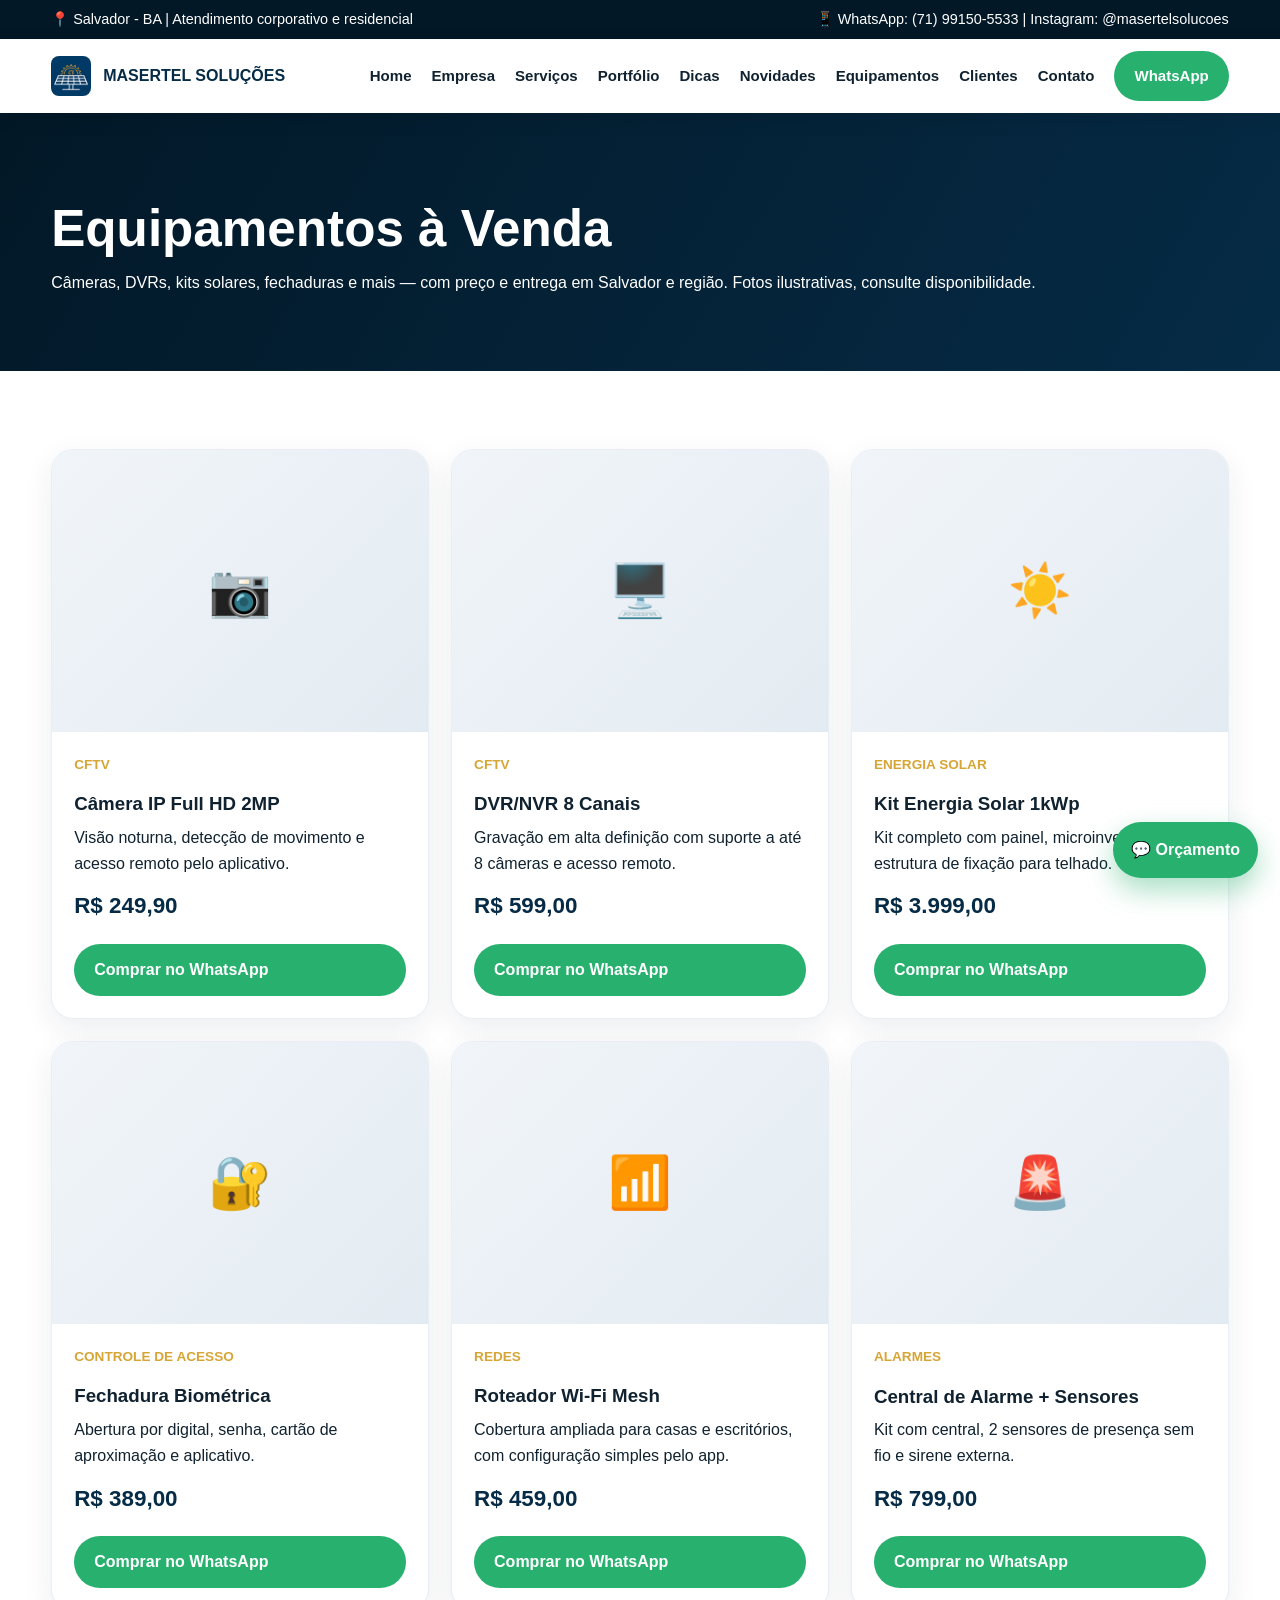
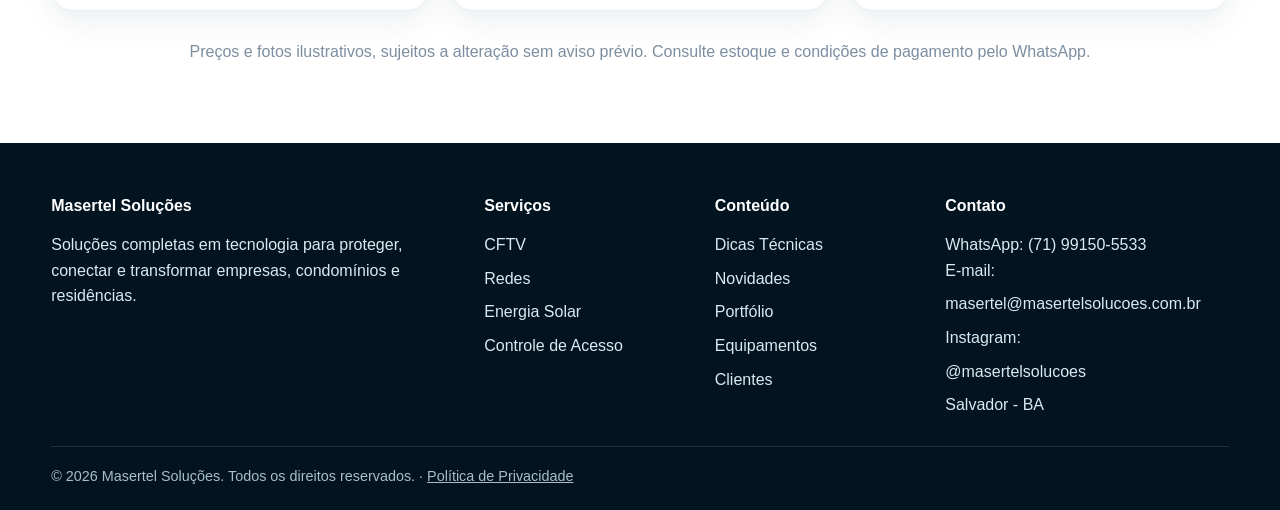
<file: equipamentos.html>
<!doctype html>
<html lang="pt-BR">
<head>
<meta charset="utf-8">
<meta name="viewport" content="width=device-width, initial-scale=1">
<title>Equipamentos à Venda | Masertel Soluções</title>
<meta name="description" content="Masertel Soluções: CFTV, redes estruturadas, fibra óptica, energia solar, controle de acesso, automação e telefonia IP em Salvador e Bahia.">
<link rel="canonical" href="https://masertelsolucoes.com.br/equipamentos.html">
<meta name="theme-color" content="#062b46">
<link rel="icon" href="/favicon.ico" sizes="any">
<link rel="icon" type="image/png" href="/assets/img/icon-32.png" sizes="32x32">
<link rel="icon" type="image/png" href="/assets/img/icon-16.png" sizes="16x16">
<link rel="apple-touch-icon" href="/assets/img/icon-180.png">
<meta property="og:type" content="website">
<meta property="og:locale" content="pt_BR">
<meta property="og:site_name" content="Masertel Soluções">
<meta property="og:title" content="Equipamentos à Venda | Masertel Soluções">
<meta property="og:description" content="Masertel Soluções: CFTV, redes estruturadas, fibra óptica, energia solar, controle de acesso, automação e telefonia IP em Salvador e Bahia.">
<meta property="og:url" content="https://masertelsolucoes.com.br/equipamentos.html">
<meta property="og:image" content="https://masertelsolucoes.com.br/assets/img/icon-512.png">
<meta name="twitter:card" content="summary_large_image">
<meta name="twitter:title" content="Equipamentos à Venda | Masertel Soluções">
<meta name="twitter:description" content="Masertel Soluções: CFTV, redes estruturadas, fibra óptica, energia solar, controle de acesso, automação e telefonia IP em Salvador e Bahia.">
<meta name="twitter:image" content="https://masertelsolucoes.com.br/assets/img/icon-512.png">
<link rel="stylesheet" href="assets/css/style.css">
</head>
<body>
<div class="topbar"><div class="container"><div>📍 Salvador - BA | Atendimento corporativo e residencial</div><div>📱 WhatsApp: (71) 99150-5533 | Instagram: <a href="https://www.instagram.com/masertelsolucoes/" target="_blank" rel="noopener">@masertelsolucoes</a></div></div></div>
<nav class="nav"><div class="container">
<a class="brand" href="index.html"><img src="assets/img/icon-96.png" alt="Masertel Soluções" width="40" height="40"><span>MASERTEL SOLUÇÕES</span></a>
<button class="mobile-toggle">Menu</button>
<div class="menu">
<a href="index.html">Home</a><a href="empresa.html">Empresa</a><a href="servicos.html">Serviços</a><a href="portfolio.html">Portfólio</a><a href="dicas.html">Dicas</a><a href="novidades.html">Novidades</a><a href="equipamentos.html">Equipamentos</a><a href="clientes.html">Clientes</a><a href="contato.html">Contato</a>
<a class="btn btn-whats" href="https://wa.me/5571991505533" target="_blank">WhatsApp</a>
</div></div></nav>

<section class="page-hero"><div class="container"><h1>Equipamentos à Venda</h1><p>Câmeras, DVRs, kits solares, fechaduras e mais — com preço e entrega em Salvador e região. Fotos ilustrativas, consulte disponibilidade.</p></div></section>
<section><div class="container">
<div class="grid grid-3 products">

<div class="product-card">
<div class="product-img">📷</div>
<div class="product-body">
<div class="tip-tag">CFTV</div>
<h3>Câmera IP Full HD 2MP</h3>
<p>Visão noturna, detecção de movimento e acesso remoto pelo aplicativo.</p>
<div class="product-price">R$ 249,90</div>
<a class="btn btn-whats" href="https://wa.me/5571991505533?text=Ol%C3%A1%2C%20tenho%20interesse%20na%20C%C3%A2mera%20IP%20Full%20HD%202MP" target="_blank" rel="noopener">Comprar no WhatsApp</a>
</div>
</div>

<div class="product-card">
<div class="product-img">🖥️</div>
<div class="product-body">
<div class="tip-tag">CFTV</div>
<h3>DVR/NVR 8 Canais</h3>
<p>Gravação em alta definição com suporte a até 8 câmeras e acesso remoto.</p>
<div class="product-price">R$ 599,00</div>
<a class="btn btn-whats" href="https://wa.me/5571991505533?text=Ol%C3%A1%2C%20tenho%20interesse%20no%20DVR%2FNVR%208%20Canais" target="_blank" rel="noopener">Comprar no WhatsApp</a>
</div>
</div>

<div class="product-card">
<div class="product-img">☀️</div>
<div class="product-body">
<div class="tip-tag">Energia Solar</div>
<h3>Kit Energia Solar 1kWp</h3>
<p>Kit completo com painel, microinversor e estrutura de fixação para telhado.</p>
<div class="product-price">R$ 3.999,00</div>
<a class="btn btn-whats" href="https://wa.me/5571991505533?text=Ol%C3%A1%2C%20tenho%20interesse%20no%20Kit%20Energia%20Solar%201kWp" target="_blank" rel="noopener">Comprar no WhatsApp</a>
</div>
</div>

<div class="product-card">
<div class="product-img">🔐</div>
<div class="product-body">
<div class="tip-tag">Controle de Acesso</div>
<h3>Fechadura Biométrica</h3>
<p>Abertura por digital, senha, cartão de aproximação e aplicativo.</p>
<div class="product-price">R$ 389,00</div>
<a class="btn btn-whats" href="https://wa.me/5571991505533?text=Ol%C3%A1%2C%20tenho%20interesse%20na%20Fechadura%20Biom%C3%A9trica" target="_blank" rel="noopener">Comprar no WhatsApp</a>
</div>
</div>

<div class="product-card">
<div class="product-img">📶</div>
<div class="product-body">
<div class="tip-tag">Redes</div>
<h3>Roteador Wi-Fi Mesh</h3>
<p>Cobertura ampliada para casas e escritórios, com configuração simples pelo app.</p>
<div class="product-price">R$ 459,00</div>
<a class="btn btn-whats" href="https://wa.me/5571991505533?text=Ol%C3%A1%2C%20tenho%20interesse%20no%20Roteador%20Wi-Fi%20Mesh" target="_blank" rel="noopener">Comprar no WhatsApp</a>
</div>
</div>

<div class="product-card">
<div class="product-img">🚨</div>
<div class="product-body">
<div class="tip-tag">Alarmes</div>
<h3>Central de Alarme + Sensores</h3>
<p>Kit com central, 2 sensores de presença sem fio e sirene externa.</p>
<div class="product-price">R$ 799,00</div>
<a class="btn btn-whats" href="https://wa.me/5571991505533?text=Ol%C3%A1%2C%20tenho%20interesse%20na%20Central%20de%20Alarme%20%2B%20Sensores" target="_blank" rel="noopener">Comprar no WhatsApp</a>
</div>
</div>

</div>
<p style="text-align:center;margin-top:28px;color:#7c8ea0">Preços e fotos ilustrativos, sujeitos a alteração sem aviso prévio. Consulte estoque e condições de pagamento pelo WhatsApp.</p>
</div></section><footer class="footer"><div class="container footer-grid">
<div><h4>Masertel Soluções</h4><p>Soluções completas em tecnologia para proteger, conectar e transformar empresas, condomínios e residências.</p></div>
<div><h4>Serviços</h4><a href="servicos.html">CFTV</a><a href="servicos.html">Redes</a><a href="servicos.html">Energia Solar</a><a href="servicos.html">Controle de Acesso</a></div>
<div><h4>Conteúdo</h4><a href="dicas.html">Dicas Técnicas</a><a href="novidades.html">Novidades</a><a href="portfolio.html">Portfólio</a><a href="equipamentos.html">Equipamentos</a><a href="clientes.html">Clientes</a></div>
<div><h4>Contato</h4><p>WhatsApp: (71) 99150-5533</p><p>E-mail: <a href="mailto:masertel@masertelsolucoes.com.br">masertel@masertelsolucoes.com.br</a></p><p>Instagram: <a href="https://www.instagram.com/masertelsolucoes/" target="_blank" rel="noopener">@masertelsolucoes</a></p><p>Salvador - BA</p></div>
</div><div class="container footer-bottom">© 2026 Masertel Soluções. Todos os direitos reservados. &middot; <a href="politica-de-privacidade.html">Política de Privacidade</a></div></footer>
<a class="whatsapp" href="https://wa.me/5571991505533" target="_blank">💬 Orçamento</a>
<script src="assets/js/script.js"></script></body></html>
</file>
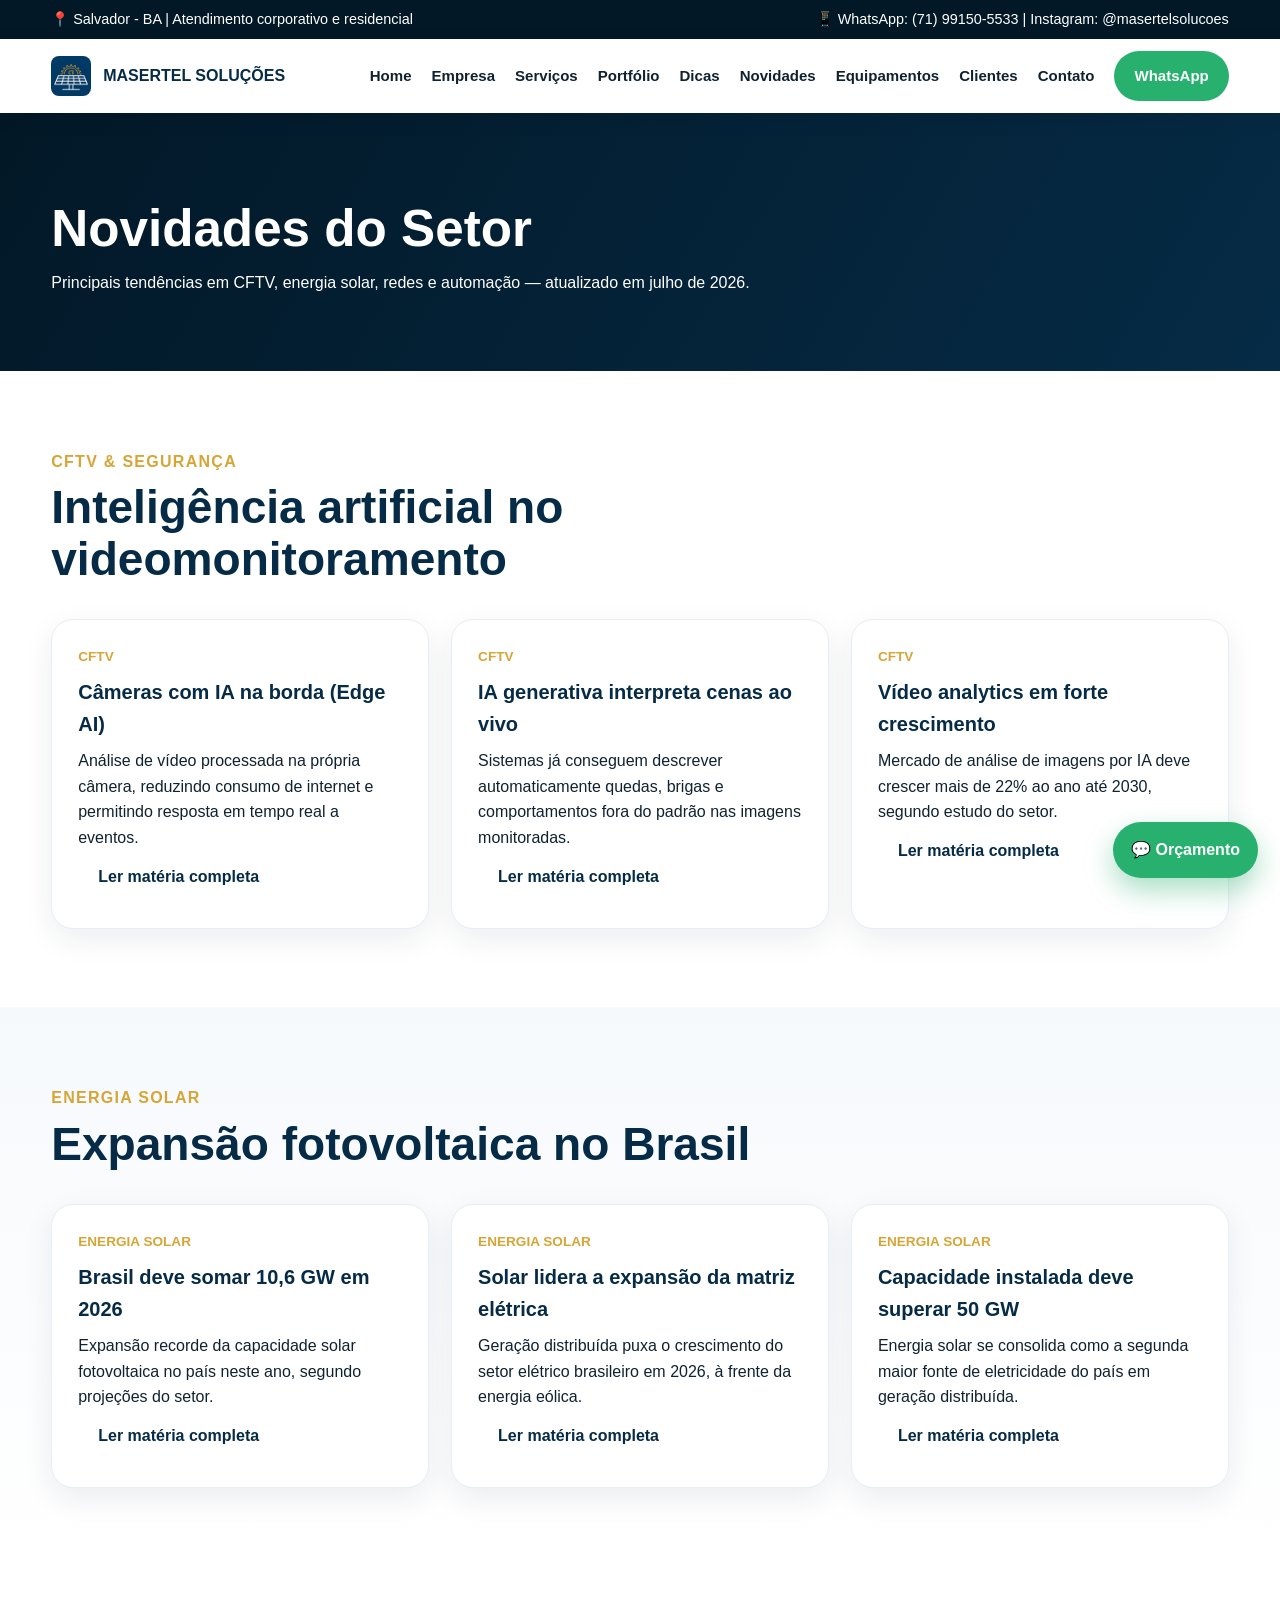
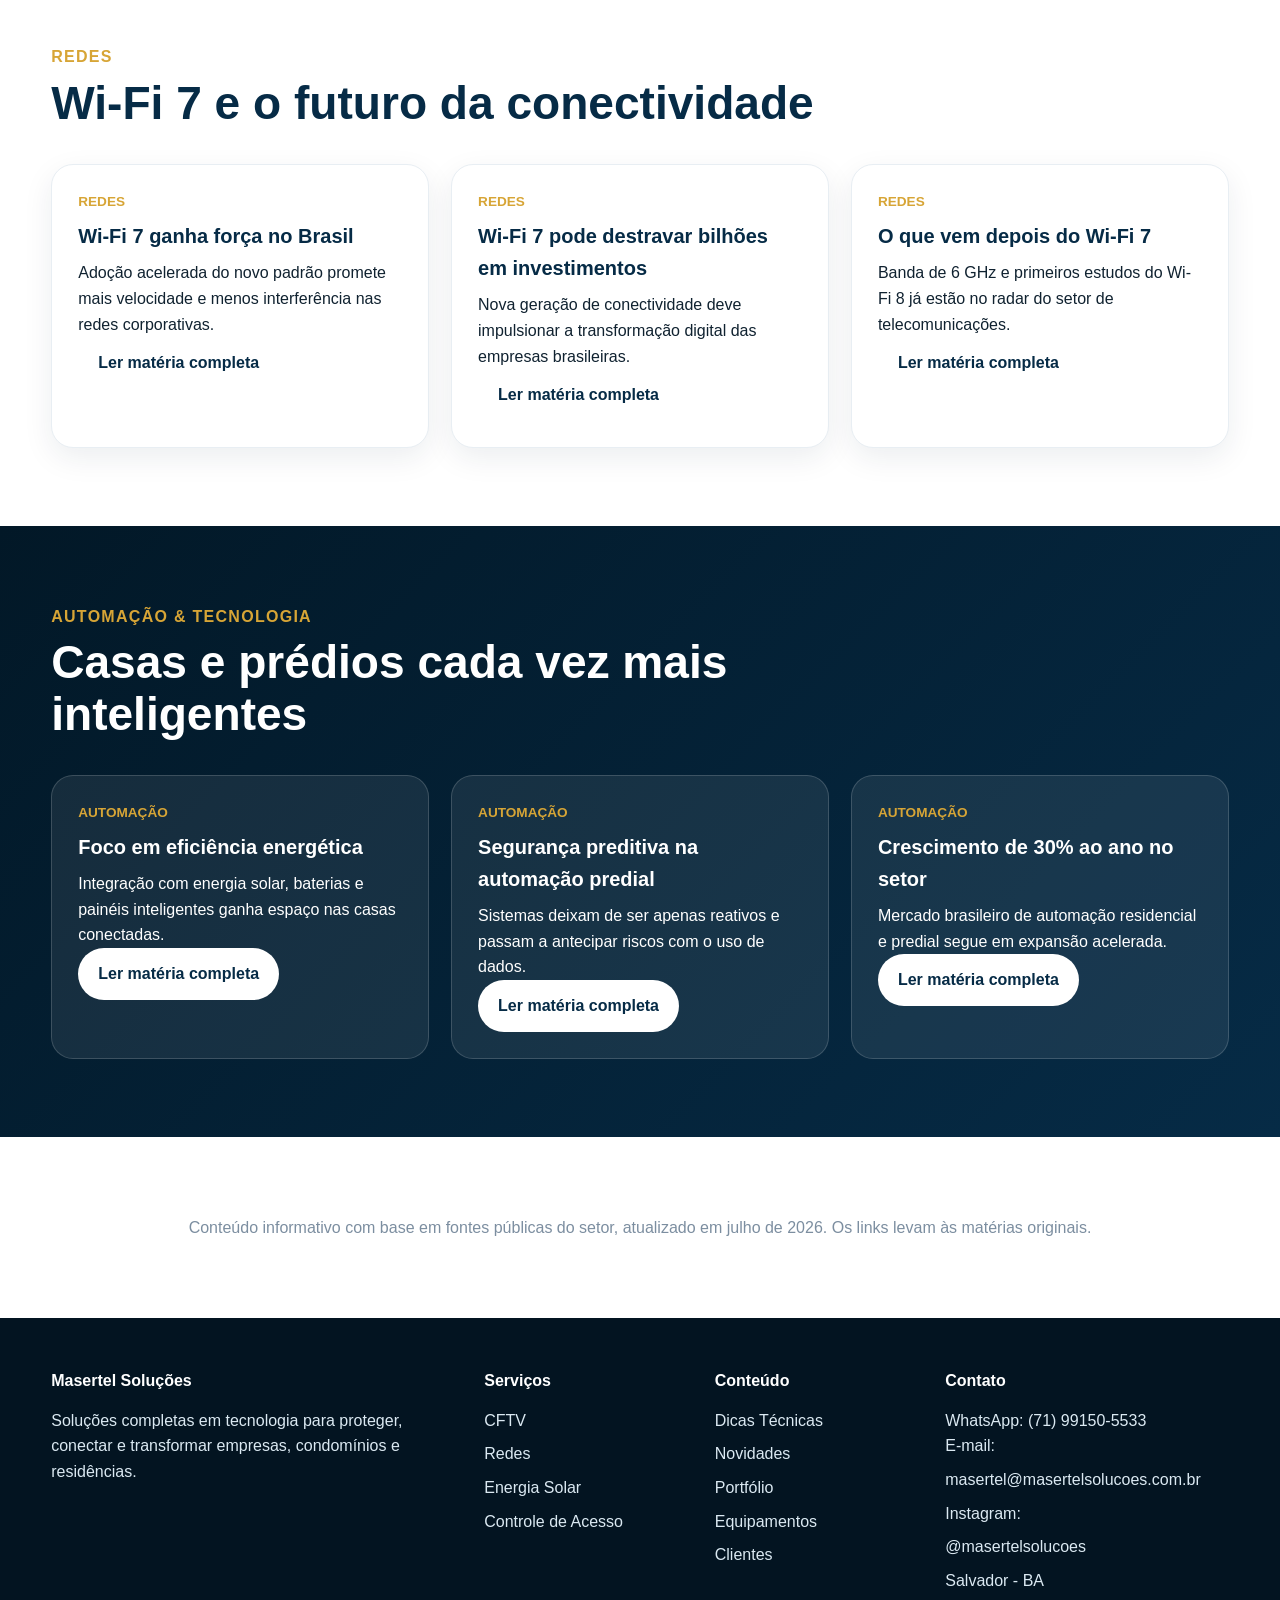
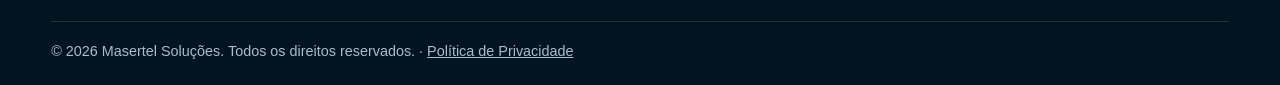
<file: novidades.html>
<!doctype html>
<html lang="pt-BR">
<head>
<meta charset="utf-8">
<meta name="viewport" content="width=device-width, initial-scale=1">
<title>Novidades do Setor | Masertel Soluções</title>
<meta name="description" content="Masertel Soluções: CFTV, redes estruturadas, fibra óptica, energia solar, controle de acesso, automação e telefonia IP em Salvador e Bahia.">
<link rel="canonical" href="https://masertelsolucoes.com.br/novidades.html">
<meta name="theme-color" content="#062b46">
<link rel="icon" href="/favicon.ico" sizes="any">
<link rel="icon" type="image/png" href="/assets/img/icon-32.png" sizes="32x32">
<link rel="icon" type="image/png" href="/assets/img/icon-16.png" sizes="16x16">
<link rel="apple-touch-icon" href="/assets/img/icon-180.png">
<meta property="og:type" content="website">
<meta property="og:locale" content="pt_BR">
<meta property="og:site_name" content="Masertel Soluções">
<meta property="og:title" content="Novidades do Setor | Masertel Soluções">
<meta property="og:description" content="Masertel Soluções: CFTV, redes estruturadas, fibra óptica, energia solar, controle de acesso, automação e telefonia IP em Salvador e Bahia.">
<meta property="og:url" content="https://masertelsolucoes.com.br/novidades.html">
<meta property="og:image" content="https://masertelsolucoes.com.br/assets/img/icon-512.png">
<meta name="twitter:card" content="summary_large_image">
<meta name="twitter:title" content="Novidades do Setor | Masertel Soluções">
<meta name="twitter:description" content="Masertel Soluções: CFTV, redes estruturadas, fibra óptica, energia solar, controle de acesso, automação e telefonia IP em Salvador e Bahia.">
<meta name="twitter:image" content="https://masertelsolucoes.com.br/assets/img/icon-512.png">
<link rel="stylesheet" href="assets/css/style.css">
</head>
<body>
<div class="topbar"><div class="container"><div>📍 Salvador - BA | Atendimento corporativo e residencial</div><div>📱 WhatsApp: (71) 99150-5533 | Instagram: <a href="https://www.instagram.com/masertelsolucoes/" target="_blank" rel="noopener">@masertelsolucoes</a></div></div></div>
<nav class="nav"><div class="container">
<a class="brand" href="index.html"><img src="assets/img/icon-96.png" alt="Masertel Soluções" width="40" height="40"><span>MASERTEL SOLUÇÕES</span></a>
<button class="mobile-toggle">Menu</button>
<div class="menu">
<a href="index.html">Home</a><a href="empresa.html">Empresa</a><a href="servicos.html">Serviços</a><a href="portfolio.html">Portfólio</a><a href="dicas.html">Dicas</a><a href="novidades.html">Novidades</a><a href="equipamentos.html">Equipamentos</a><a href="clientes.html">Clientes</a><a href="contato.html">Contato</a>
<a class="btn btn-whats" href="https://wa.me/5571991505533" target="_blank">WhatsApp</a>
</div></div></nav>

<section class="page-hero"><div class="container"><h1>Novidades do Setor</h1><p>Principais tendências em CFTV, energia solar, redes e automação — atualizado em julho de 2026.</p></div></section>

<section><div class="container">
<div class="section-title"><span>CFTV &amp; Segurança</span><h2>Inteligência artificial no videomonitoramento</h2></div>
<div class="grid grid-3">
<div class="card"><div class="tip-tag">CFTV</div><h3>Câmeras com IA na borda (Edge AI)</h3><p>Análise de vídeo processada na própria câmera, reduzindo consumo de internet e permitindo resposta em tempo real a eventos.</p><a class="btn btn-secondary" href="https://blog.macnicadhw.com.br/seguranca/videovigilancia-com-iteligencia-artificial-tendencia-em-seguranca-e-protecao-para-2026/" target="_blank" rel="noopener">Ler matéria completa</a></div>
<div class="card"><div class="tip-tag">CFTV</div><h3>IA generativa interpreta cenas ao vivo</h3><p>Sistemas já conseguem descrever automaticamente quedas, brigas e comportamentos fora do padrão nas imagens monitoradas.</p><a class="btn btn-secondary" href="https://voicedata.com.br/ia-na-seguranca-eletronica-o-que-ja-e-realidade-e-o-que-vem-em-2026/" target="_blank" rel="noopener">Ler matéria completa</a></div>
<div class="card"><div class="tip-tag">CFTV</div><h3>Vídeo analytics em forte crescimento</h3><p>Mercado de análise de imagens por IA deve crescer mais de 22% ao ano até 2030, segundo estudo do setor.</p><a class="btn btn-secondary" href="https://pumatronix.com/solucoes-cftv-marcam-uma-nova-era-da-seguranca-com-inteligencia-artificial/" target="_blank" rel="noopener">Ler matéria completa</a></div>
</div></div></section>

<section class="bg-light"><div class="container">
<div class="section-title"><span>Energia Solar</span><h2>Expansão fotovoltaica no Brasil</h2></div>
<div class="grid grid-3">
<div class="card"><div class="tip-tag">Energia Solar</div><h3>Brasil deve somar 10,6 GW em 2026</h3><p>Expansão recorde da capacidade solar fotovoltaica no país neste ano, segundo projeções do setor.</p><a class="btn btn-secondary" href="https://www.portalsolar.com.br/noticias/mercado/brasil-deve-adicionar-10-6-gw-de-energia-solar-em-2026" target="_blank" rel="noopener">Ler matéria completa</a></div>
<div class="card"><div class="tip-tag">Energia Solar</div><h3>Solar lidera a expansão da matriz elétrica</h3><p>Geração distribuída puxa o crescimento do setor elétrico brasileiro em 2026, à frente da energia eólica.</p><a class="btn btn-secondary" href="https://focoenergia.ind.br/expansao-solar-brasil-matriz-eletrica-2026/" target="_blank" rel="noopener">Ler matéria completa</a></div>
<div class="card"><div class="tip-tag">Energia Solar</div><h3>Capacidade instalada deve superar 50 GW</h3><p>Energia solar se consolida como a segunda maior fonte de eletricidade do país em geração distribuída.</p><a class="btn btn-secondary" href="https://eixos.com.br/energias-renovaveis/energia-solar-volta-a-crescer-em-2026-enquanto-eolica-desacelera-indica-aneel/" target="_blank" rel="noopener">Ler matéria completa</a></div>
</div></div></section>

<section><div class="container">
<div class="section-title"><span>Redes</span><h2>Wi-Fi 7 e o futuro da conectividade</h2></div>
<div class="grid grid-3">
<div class="card"><div class="tip-tag">Redes</div><h3>Wi-Fi 7 ganha força no Brasil</h3><p>Adoção acelerada do novo padrão promete mais velocidade e menos interferência nas redes corporativas.</p><a class="btn btn-secondary" href="https://telesintese.com.br/wba-aponta-maior-confianca-do-setor-para-investir-em-wi-fi-e-crescimento-da-convergencia-com-5g/" target="_blank" rel="noopener">Ler matéria completa</a></div>
<div class="card"><div class="tip-tag">Redes</div><h3>Wi-Fi 7 pode destravar bilhões em investimentos</h3><p>Nova geração de conectividade deve impulsionar a transformação digital das empresas brasileiras.</p><a class="btn btn-secondary" href="https://www.huawei.com/br/news/2026/mwc26-wifi7" target="_blank" rel="noopener">Ler matéria completa</a></div>
<div class="card"><div class="tip-tag">Redes</div><h3>O que vem depois do Wi-Fi 7</h3><p>Banda de 6 GHz e primeiros estudos do Wi-Fi 8 já estão no radar do setor de telecomunicações.</p><a class="btn btn-secondary" href="https://convergenciadigital.com.br/mercado/wi-fi-7-6ghz-wi-fi-8-e-muito-mais-o-que-vem-por-ai/" target="_blank" rel="noopener">Ler matéria completa</a></div>
</div></div></section>

<section class="dark"><div class="container">
<div class="section-title"><span>Automação &amp; Tecnologia</span><h2>Casas e prédios cada vez mais inteligentes</h2></div>
<div class="grid grid-3">
<div class="card"><div class="tip-tag">Automação</div><h3>Foco em eficiência energética</h3><p>Integração com energia solar, baterias e painéis inteligentes ganha espaço nas casas conectadas.</p><a class="btn btn-secondary" href="https://eletrolarnews.com.br/5-tendencias-de-automacao-residencial-para-2026/" target="_blank" rel="noopener">Ler matéria completa</a></div>
<div class="card"><div class="tip-tag">Automação</div><h3>Segurança preditiva na automação predial</h3><p>Sistemas deixam de ser apenas reativos e passam a antecipar riscos com o uso de dados.</p><a class="btn btn-secondary" href="https://www.revistaprediointeligente.com.br/gestao-predial/cinco-tendencias-de-tecnologia-que-devem-transformar-a-seguranca-eletronica-em-2026/" target="_blank" rel="noopener">Ler matéria completa</a></div>
<div class="card"><div class="tip-tag">Automação</div><h3>Crescimento de 30% ao ano no setor</h3><p>Mercado brasileiro de automação residencial e predial segue em expansão acelerada.</p><a class="btn btn-secondary" href="https://www.antarestech.com.br/post/4-tend%C3%AAncias-em-automa%C3%A7%C3%A3o-residencial-para-2026" target="_blank" rel="noopener">Ler matéria completa</a></div>
</div></div></section>

<section><div class="container"><p style="text-align:center;color:#7c8ea0">Conteúdo informativo com base em fontes públicas do setor, atualizado em julho de 2026. Os links levam às matérias originais.</p></div></section>

<footer class="footer"><div class="container footer-grid">
<div><h4>Masertel Soluções</h4><p>Soluções completas em tecnologia para proteger, conectar e transformar empresas, condomínios e residências.</p></div>
<div><h4>Serviços</h4><a href="servicos.html">CFTV</a><a href="servicos.html">Redes</a><a href="servicos.html">Energia Solar</a><a href="servicos.html">Controle de Acesso</a></div>
<div><h4>Conteúdo</h4><a href="dicas.html">Dicas Técnicas</a><a href="novidades.html">Novidades</a><a href="portfolio.html">Portfólio</a><a href="equipamentos.html">Equipamentos</a><a href="clientes.html">Clientes</a></div>
<div><h4>Contato</h4><p>WhatsApp: (71) 99150-5533</p><p>E-mail: <a href="mailto:masertel@masertelsolucoes.com.br">masertel@masertelsolucoes.com.br</a></p><p>Instagram: <a href="https://www.instagram.com/masertelsolucoes/" target="_blank" rel="noopener">@masertelsolucoes</a></p><p>Salvador - BA</p></div>
</div><div class="container footer-bottom">© 2026 Masertel Soluções. Todos os direitos reservados. &middot; <a href="politica-de-privacidade.html">Política de Privacidade</a></div></footer>
<a class="whatsapp" href="https://wa.me/5571991505533" target="_blank">💬 Orçamento</a>
<script src="assets/js/script.js"></script></body></html>
</file>
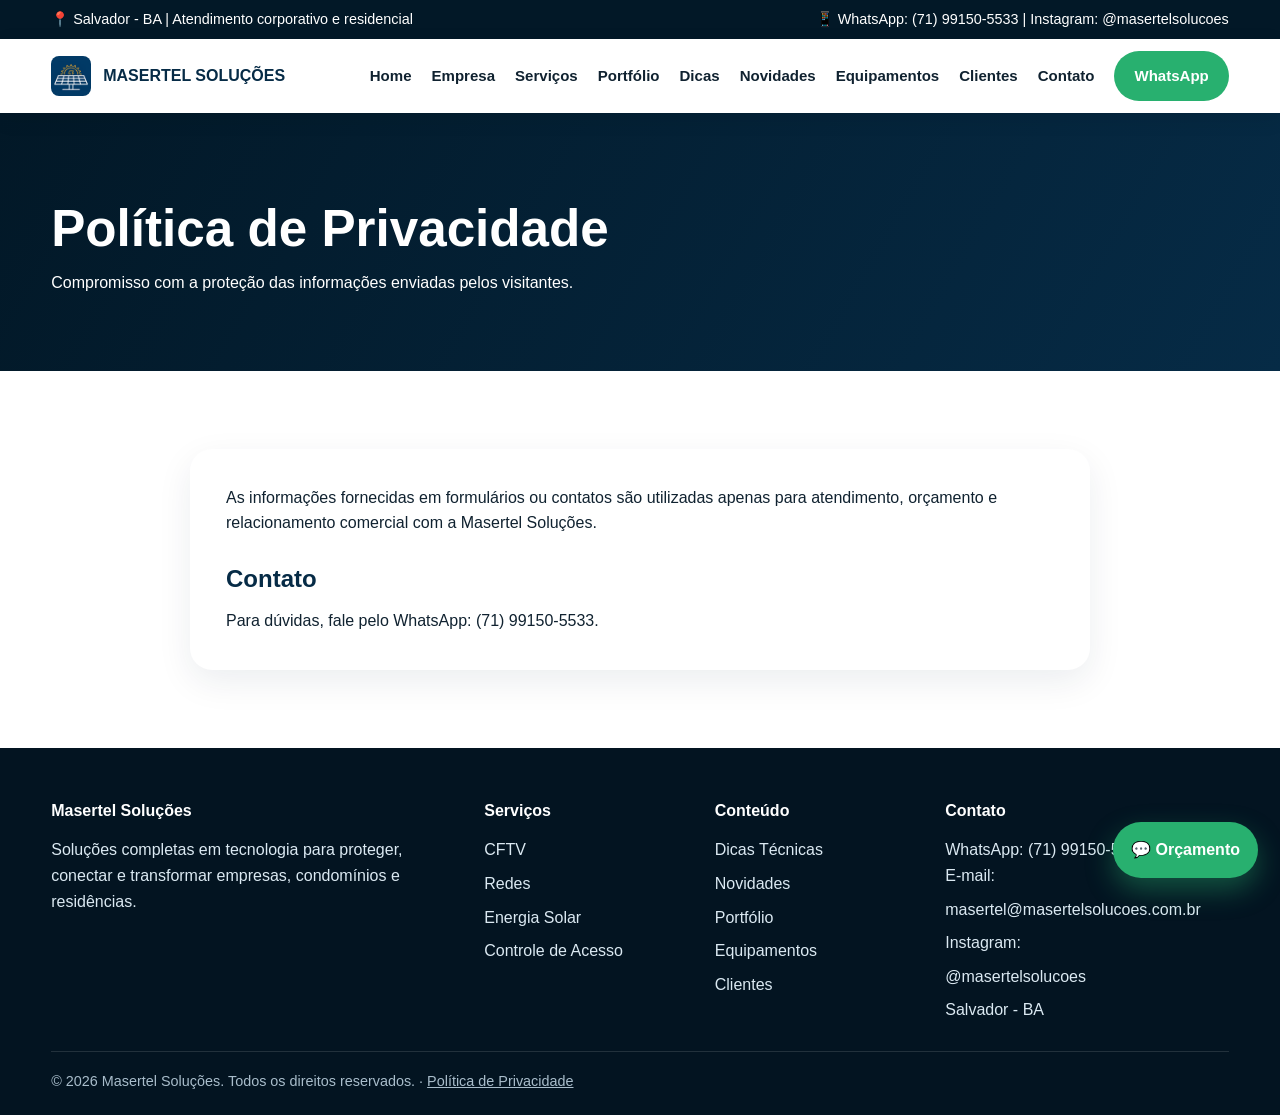
<file: politica-de-privacidade.html>
<!doctype html>
<html lang="pt-BR">
<head>
<meta charset="utf-8">
<meta name="viewport" content="width=device-width, initial-scale=1">
<title>Política de Privacidade | Masertel Soluções</title>
<meta name="description" content="Masertel Soluções: CFTV, redes estruturadas, fibra óptica, energia solar, controle de acesso, automação e telefonia IP em Salvador e Bahia.">
<link rel="canonical" href="https://masertelsolucoes.com.br/politica-de-privacidade.html">
<meta name="theme-color" content="#062b46">
<link rel="icon" href="/favicon.ico" sizes="any">
<link rel="icon" type="image/png" href="/assets/img/icon-32.png" sizes="32x32">
<link rel="icon" type="image/png" href="/assets/img/icon-16.png" sizes="16x16">
<link rel="apple-touch-icon" href="/assets/img/icon-180.png">
<meta property="og:type" content="website">
<meta property="og:locale" content="pt_BR">
<meta property="og:site_name" content="Masertel Soluções">
<meta property="og:title" content="Política de Privacidade | Masertel Soluções">
<meta property="og:description" content="Masertel Soluções: CFTV, redes estruturadas, fibra óptica, energia solar, controle de acesso, automação e telefonia IP em Salvador e Bahia.">
<meta property="og:url" content="https://masertelsolucoes.com.br/politica-de-privacidade.html">
<meta property="og:image" content="https://masertelsolucoes.com.br/assets/img/icon-512.png">
<meta name="twitter:card" content="summary_large_image">
<meta name="twitter:title" content="Política de Privacidade | Masertel Soluções">
<meta name="twitter:description" content="Masertel Soluções: CFTV, redes estruturadas, fibra óptica, energia solar, controle de acesso, automação e telefonia IP em Salvador e Bahia.">
<meta name="twitter:image" content="https://masertelsolucoes.com.br/assets/img/icon-512.png">
<link rel="stylesheet" href="assets/css/style.css">
</head>
<body>
<div class="topbar"><div class="container"><div>📍 Salvador - BA | Atendimento corporativo e residencial</div><div>📱 WhatsApp: (71) 99150-5533 | Instagram: <a href="https://www.instagram.com/masertelsolucoes/" target="_blank" rel="noopener">@masertelsolucoes</a></div></div></div>
<nav class="nav"><div class="container">
<a class="brand" href="index.html"><img src="assets/img/icon-96.png" alt="Masertel Soluções" width="40" height="40"><span>MASERTEL SOLUÇÕES</span></a>
<button class="mobile-toggle">Menu</button>
<div class="menu">
<a href="index.html">Home</a><a href="empresa.html">Empresa</a><a href="servicos.html">Serviços</a><a href="portfolio.html">Portfólio</a><a href="dicas.html">Dicas</a><a href="novidades.html">Novidades</a><a href="equipamentos.html">Equipamentos</a><a href="clientes.html">Clientes</a><a href="contato.html">Contato</a>
<a class="btn btn-whats" href="https://wa.me/5571991505533" target="_blank">WhatsApp</a>
</div></div></nav>
<section class="page-hero"><div class="container"><h1>Política de Privacidade</h1><p>Compromisso com a proteção das informações enviadas pelos visitantes.</p></div></section><section><div class="container"><div class="article"><p>As informações fornecidas em formulários ou contatos são utilizadas apenas para atendimento, orçamento e relacionamento comercial com a Masertel Soluções.</p><h2>Contato</h2><p>Para dúvidas, fale pelo WhatsApp: (71) 99150-5533.</p></div></div></section><footer class="footer"><div class="container footer-grid">
<div><h4>Masertel Soluções</h4><p>Soluções completas em tecnologia para proteger, conectar e transformar empresas, condomínios e residências.</p></div>
<div><h4>Serviços</h4><a href="servicos.html">CFTV</a><a href="servicos.html">Redes</a><a href="servicos.html">Energia Solar</a><a href="servicos.html">Controle de Acesso</a></div>
<div><h4>Conteúdo</h4><a href="dicas.html">Dicas Técnicas</a><a href="novidades.html">Novidades</a><a href="portfolio.html">Portfólio</a><a href="equipamentos.html">Equipamentos</a><a href="clientes.html">Clientes</a></div>
<div><h4>Contato</h4><p>WhatsApp: (71) 99150-5533</p><p>E-mail: <a href="mailto:masertel@masertelsolucoes.com.br">masertel@masertelsolucoes.com.br</a></p><p>Instagram: <a href="https://www.instagram.com/masertelsolucoes/" target="_blank" rel="noopener">@masertelsolucoes</a></p><p>Salvador - BA</p></div>
</div><div class="container footer-bottom">© 2026 Masertel Soluções. Todos os direitos reservados. &middot; <a href="politica-de-privacidade.html">Política de Privacidade</a></div></footer>
<a class="whatsapp" href="https://wa.me/5571991505533" target="_blank">💬 Orçamento</a>
<script src="assets/js/script.js"></script></body></html>
</file>
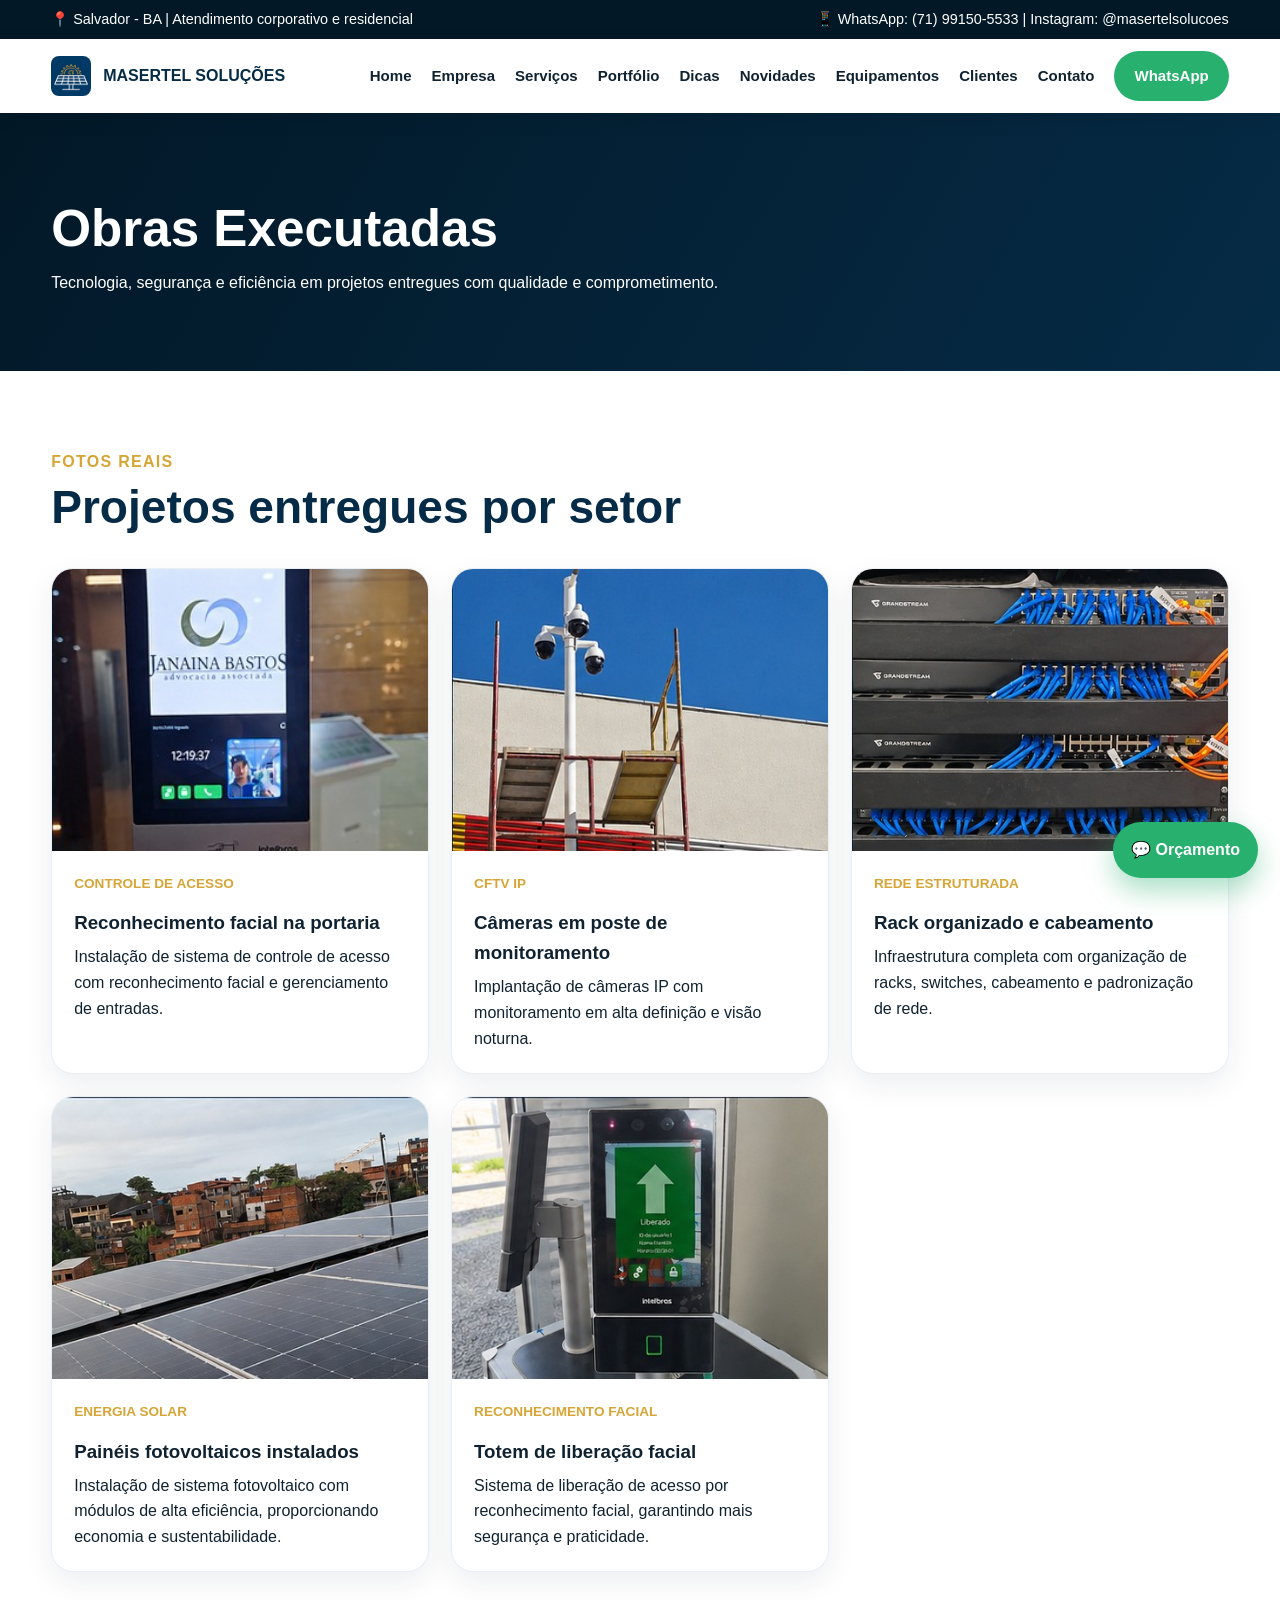
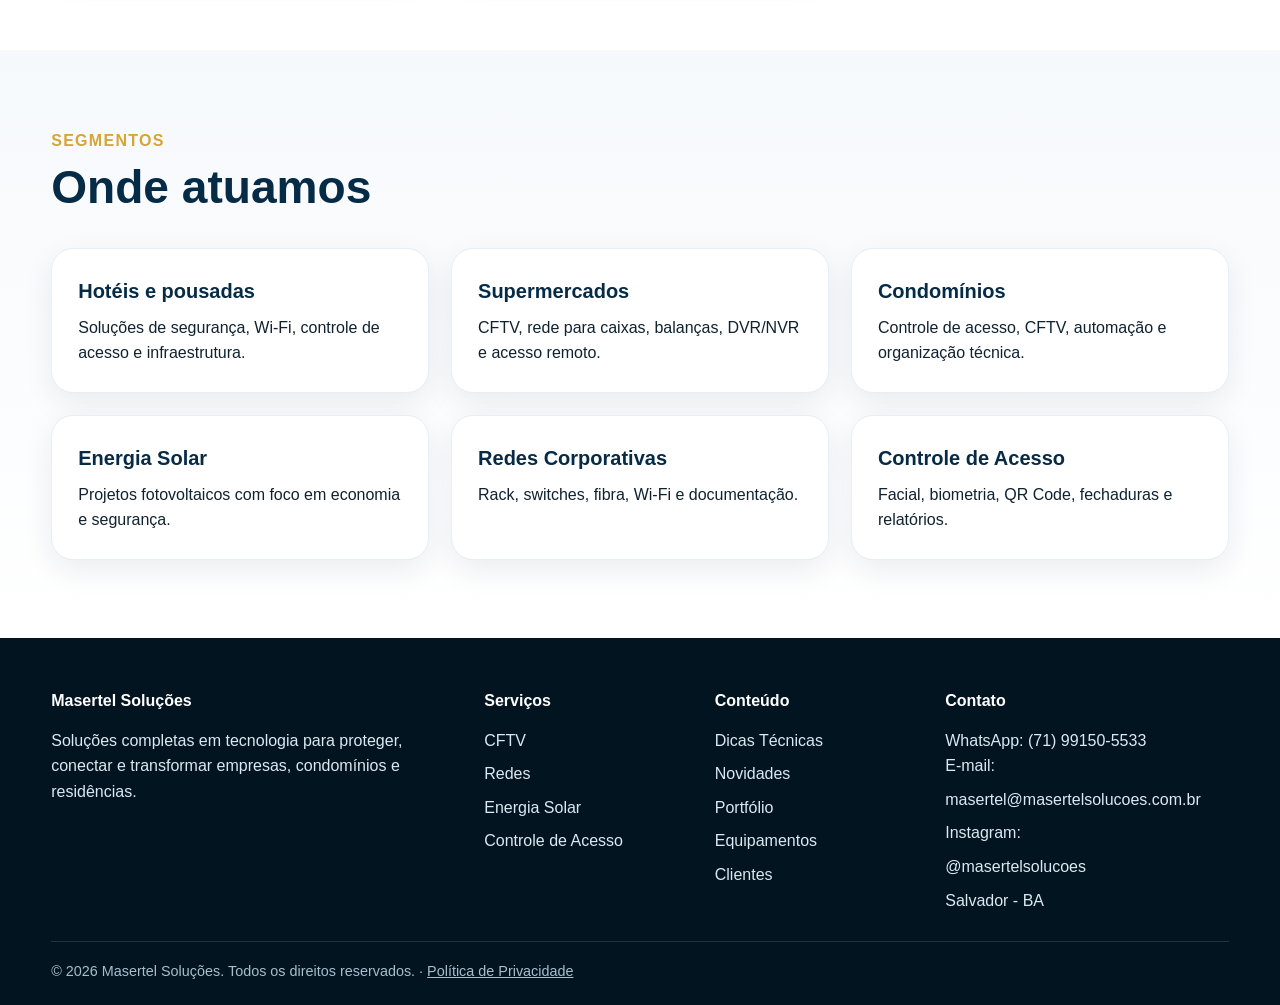
<file: portfolio.html>
<!doctype html>
<html lang="pt-BR">
<head>
<meta charset="utf-8">
<meta name="viewport" content="width=device-width, initial-scale=1">
<title>Portfólio | Masertel Soluções</title>
<meta name="description" content="Masertel Soluções: CFTV, redes estruturadas, fibra óptica, energia solar, controle de acesso, automação e telefonia IP em Salvador e Bahia.">
<link rel="canonical" href="https://masertelsolucoes.com.br/portfolio.html">
<meta name="theme-color" content="#062b46">
<link rel="icon" href="/favicon.ico" sizes="any">
<link rel="icon" type="image/png" href="/assets/img/icon-32.png" sizes="32x32">
<link rel="icon" type="image/png" href="/assets/img/icon-16.png" sizes="16x16">
<link rel="apple-touch-icon" href="/assets/img/icon-180.png">
<meta property="og:type" content="website">
<meta property="og:locale" content="pt_BR">
<meta property="og:site_name" content="Masertel Soluções">
<meta property="og:title" content="Portfólio | Masertel Soluções">
<meta property="og:description" content="Masertel Soluções: CFTV, redes estruturadas, fibra óptica, energia solar, controle de acesso, automação e telefonia IP em Salvador e Bahia.">
<meta property="og:url" content="https://masertelsolucoes.com.br/portfolio.html">
<meta property="og:image" content="https://masertelsolucoes.com.br/assets/img/icon-512.png">
<meta name="twitter:card" content="summary_large_image">
<meta name="twitter:title" content="Portfólio | Masertel Soluções">
<meta name="twitter:description" content="Masertel Soluções: CFTV, redes estruturadas, fibra óptica, energia solar, controle de acesso, automação e telefonia IP em Salvador e Bahia.">
<meta name="twitter:image" content="https://masertelsolucoes.com.br/assets/img/icon-512.png">
<link rel="stylesheet" href="assets/css/style.css">
</head>
<body>
<div class="topbar"><div class="container"><div>📍 Salvador - BA | Atendimento corporativo e residencial</div><div>📱 WhatsApp: (71) 99150-5533 | Instagram: <a href="https://www.instagram.com/masertelsolucoes/" target="_blank" rel="noopener">@masertelsolucoes</a></div></div></div>
<nav class="nav"><div class="container">
<a class="brand" href="index.html"><img src="assets/img/icon-96.png" alt="Masertel Soluções" width="40" height="40"><span>MASERTEL SOLUÇÕES</span></a>
<button class="mobile-toggle">Menu</button>
<div class="menu">
<a href="index.html">Home</a><a href="empresa.html">Empresa</a><a href="servicos.html">Serviços</a><a href="portfolio.html">Portfólio</a><a href="dicas.html">Dicas</a><a href="novidades.html">Novidades</a><a href="equipamentos.html">Equipamentos</a><a href="clientes.html">Clientes</a><a href="contato.html">Contato</a>
<a class="btn btn-whats" href="https://wa.me/5571991505533" target="_blank">WhatsApp</a>
</div></div></nav>

<section class="page-hero"><div class="container"><h1>Obras Executadas</h1><p>Tecnologia, segurança e eficiência em projetos entregues com qualidade e comprometimento.</p></div></section>
<section><div class="container">
<div class="section-title"><span>Fotos reais</span><h2>Projetos entregues por setor</h2></div>
<div class="grid grid-3 works">
<div class="work-card"><img class="work-photo" src="assets/img/obras/controle-acesso.jpg" alt="Instalação de controle de acesso com reconhecimento facial - Masertel Soluções" loading="lazy"><div class="product-body"><div class="tip-tag">Controle de Acesso</div><h3>Reconhecimento facial na portaria</h3><p>Instalação de sistema de controle de acesso com reconhecimento facial e gerenciamento de entradas.</p></div></div>
<div class="work-card"><img class="work-photo" src="assets/img/obras/cftv-ip.jpg" alt="Instalação de câmeras CFTV IP em poste - Masertel Soluções" loading="lazy"><div class="product-body"><div class="tip-tag">CFTV IP</div><h3>Câmeras em poste de monitoramento</h3><p>Implantação de câmeras IP com monitoramento em alta definição e visão noturna.</p></div></div>
<div class="work-card"><img class="work-photo" src="assets/img/obras/rede-estruturada.jpg" alt="Rack de rede estruturada organizado - Masertel Soluções" loading="lazy"><div class="product-body"><div class="tip-tag">Rede Estruturada</div><h3>Rack organizado e cabeamento</h3><p>Infraestrutura completa com organização de racks, switches, cabeamento e padronização de rede.</p></div></div>
<div class="work-card"><img class="work-photo" src="assets/img/obras/energia-solar.jpg" alt="Instalação de painéis de energia solar - Masertel Soluções" loading="lazy"><div class="product-body"><div class="tip-tag">Energia Solar</div><h3>Painéis fotovoltaicos instalados</h3><p>Instalação de sistema fotovoltaico com módulos de alta eficiência, proporcionando economia e sustentabilidade.</p></div></div>
<div class="work-card"><img class="work-photo" src="assets/img/obras/reconhecimento-facial.jpg" alt="Totem de reconhecimento facial para liberação de acesso - Masertel Soluções" loading="lazy"><div class="product-body"><div class="tip-tag">Reconhecimento Facial</div><h3>Totem de liberação facial</h3><p>Sistema de liberação de acesso por reconhecimento facial, garantindo mais segurança e praticidade.</p></div></div>
</div>
</div></section>
<section class="bg-light"><div class="container"><div class="section-title"><span>Segmentos</span><h2>Onde atuamos</h2></div><div class="grid grid-3">
<div class="card"><h3>Hotéis e pousadas</h3><p>Soluções de segurança, Wi‑Fi, controle de acesso e infraestrutura.</p></div>
<div class="card"><h3>Supermercados</h3><p>CFTV, rede para caixas, balanças, DVR/NVR e acesso remoto.</p></div>
<div class="card"><h3>Condomínios</h3><p>Controle de acesso, CFTV, automação e organização técnica.</p></div>
<div class="card"><h3>Energia Solar</h3><p>Projetos fotovoltaicos com foco em economia e segurança.</p></div>
<div class="card"><h3>Redes Corporativas</h3><p>Rack, switches, fibra, Wi‑Fi e documentação.</p></div>
<div class="card"><h3>Controle de Acesso</h3><p>Facial, biometria, QR Code, fechaduras e relatórios.</p></div>
</div></div></section><footer class="footer"><div class="container footer-grid">
<div><h4>Masertel Soluções</h4><p>Soluções completas em tecnologia para proteger, conectar e transformar empresas, condomínios e residências.</p></div>
<div><h4>Serviços</h4><a href="servicos.html">CFTV</a><a href="servicos.html">Redes</a><a href="servicos.html">Energia Solar</a><a href="servicos.html">Controle de Acesso</a></div>
<div><h4>Conteúdo</h4><a href="dicas.html">Dicas Técnicas</a><a href="novidades.html">Novidades</a><a href="portfolio.html">Portfólio</a><a href="equipamentos.html">Equipamentos</a><a href="clientes.html">Clientes</a></div>
<div><h4>Contato</h4><p>WhatsApp: (71) 99150-5533</p><p>E-mail: <a href="mailto:masertel@masertelsolucoes.com.br">masertel@masertelsolucoes.com.br</a></p><p>Instagram: <a href="https://www.instagram.com/masertelsolucoes/" target="_blank" rel="noopener">@masertelsolucoes</a></p><p>Salvador - BA</p></div>
</div><div class="container footer-bottom">© 2026 Masertel Soluções. Todos os direitos reservados. &middot; <a href="politica-de-privacidade.html">Política de Privacidade</a></div></footer>
<a class="whatsapp" href="https://wa.me/5571991505533" target="_blank">💬 Orçamento</a>
<script src="assets/js/script.js"></script></body></html>
</file>
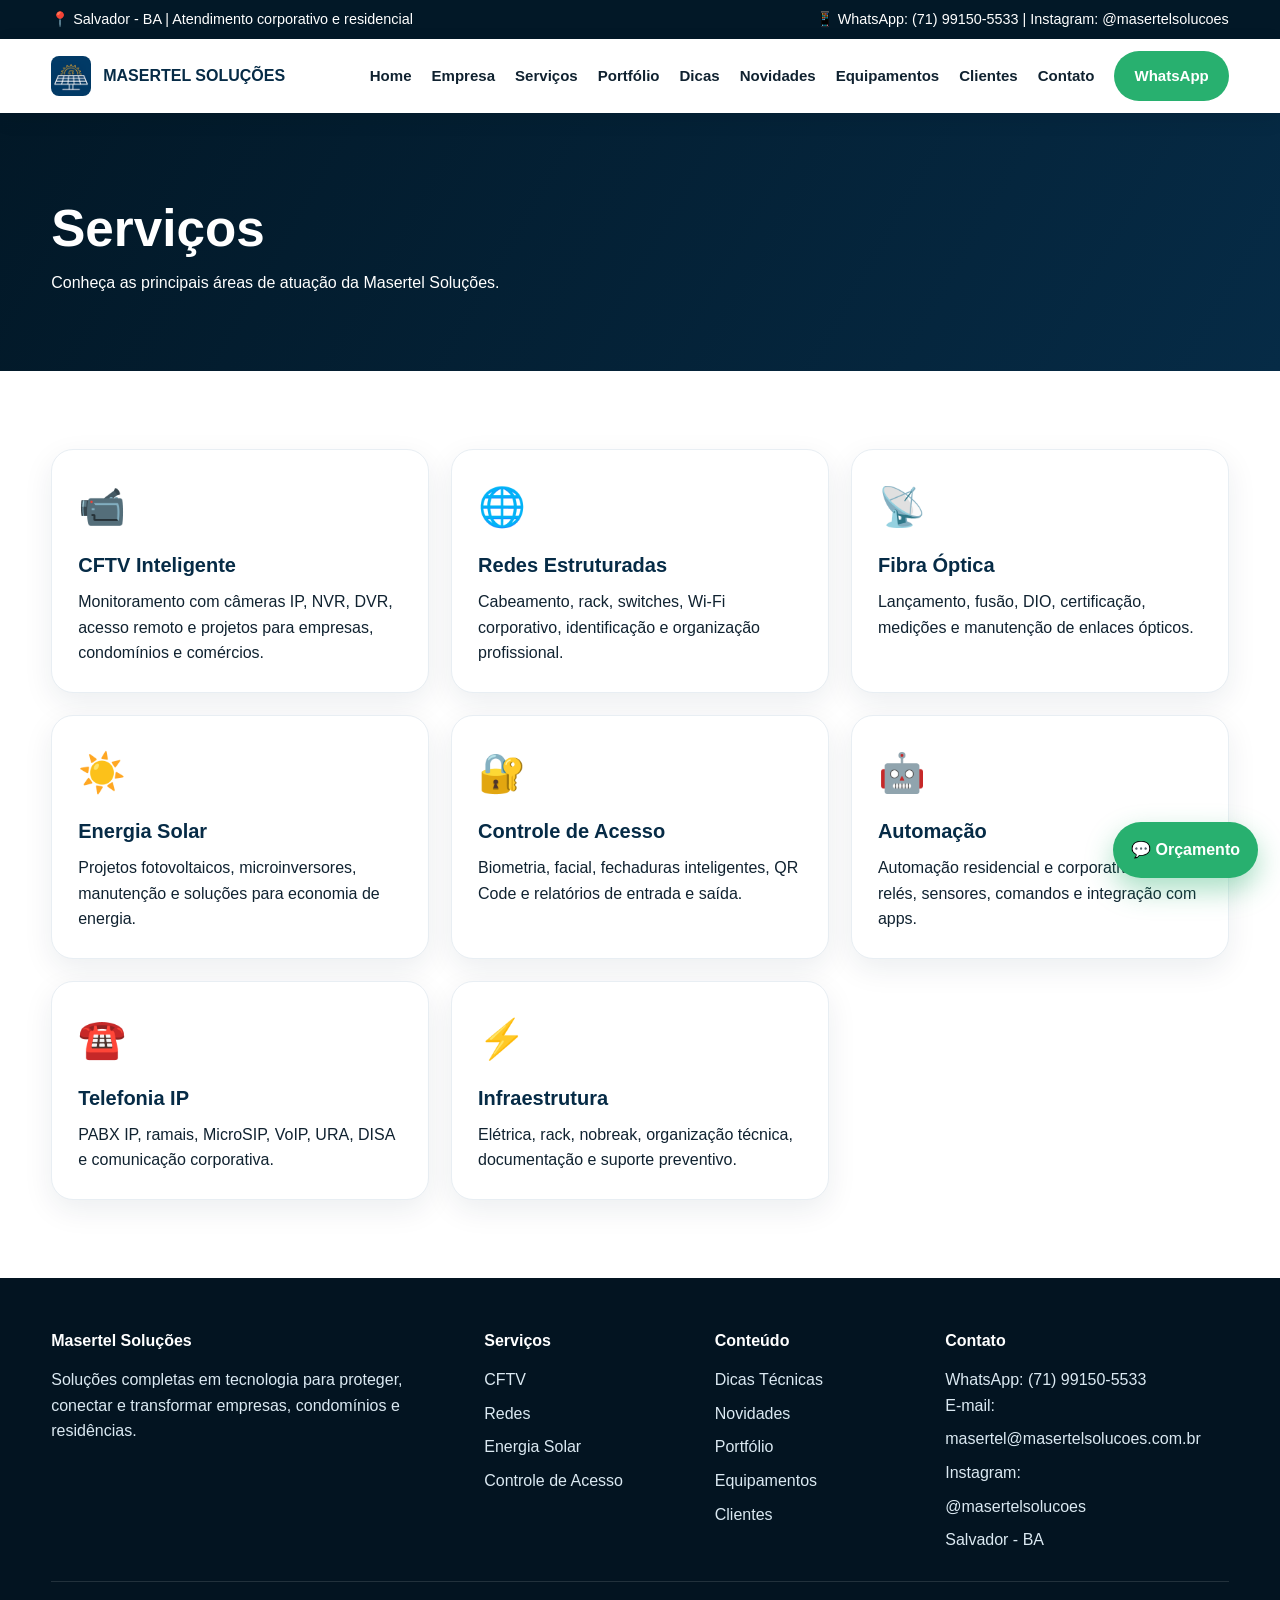
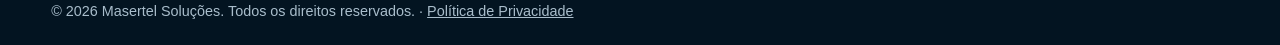
<file: servicos.html>
<!doctype html>
<html lang="pt-BR">
<head>
<meta charset="utf-8">
<meta name="viewport" content="width=device-width, initial-scale=1">
<title>Serviços | Masertel Soluções</title>
<meta name="description" content="Masertel Soluções: CFTV, redes estruturadas, fibra óptica, energia solar, controle de acesso, automação e telefonia IP em Salvador e Bahia.">
<link rel="canonical" href="https://masertelsolucoes.com.br/servicos.html">
<meta name="theme-color" content="#062b46">
<link rel="icon" href="/favicon.ico" sizes="any">
<link rel="icon" type="image/png" href="/assets/img/icon-32.png" sizes="32x32">
<link rel="icon" type="image/png" href="/assets/img/icon-16.png" sizes="16x16">
<link rel="apple-touch-icon" href="/assets/img/icon-180.png">
<meta property="og:type" content="website">
<meta property="og:locale" content="pt_BR">
<meta property="og:site_name" content="Masertel Soluções">
<meta property="og:title" content="Serviços | Masertel Soluções">
<meta property="og:description" content="Masertel Soluções: CFTV, redes estruturadas, fibra óptica, energia solar, controle de acesso, automação e telefonia IP em Salvador e Bahia.">
<meta property="og:url" content="https://masertelsolucoes.com.br/servicos.html">
<meta property="og:image" content="https://masertelsolucoes.com.br/assets/img/icon-512.png">
<meta name="twitter:card" content="summary_large_image">
<meta name="twitter:title" content="Serviços | Masertel Soluções">
<meta name="twitter:description" content="Masertel Soluções: CFTV, redes estruturadas, fibra óptica, energia solar, controle de acesso, automação e telefonia IP em Salvador e Bahia.">
<meta name="twitter:image" content="https://masertelsolucoes.com.br/assets/img/icon-512.png">
<link rel="stylesheet" href="assets/css/style.css">
</head>
<body>
<div class="topbar"><div class="container"><div>📍 Salvador - BA | Atendimento corporativo e residencial</div><div>📱 WhatsApp: (71) 99150-5533 | Instagram: <a href="https://www.instagram.com/masertelsolucoes/" target="_blank" rel="noopener">@masertelsolucoes</a></div></div></div>
<nav class="nav"><div class="container">
<a class="brand" href="index.html"><img src="assets/img/icon-96.png" alt="Masertel Soluções" width="40" height="40"><span>MASERTEL SOLUÇÕES</span></a>
<button class="mobile-toggle">Menu</button>
<div class="menu">
<a href="index.html">Home</a><a href="empresa.html">Empresa</a><a href="servicos.html">Serviços</a><a href="portfolio.html">Portfólio</a><a href="dicas.html">Dicas</a><a href="novidades.html">Novidades</a><a href="equipamentos.html">Equipamentos</a><a href="clientes.html">Clientes</a><a href="contato.html">Contato</a>
<a class="btn btn-whats" href="https://wa.me/5571991505533" target="_blank">WhatsApp</a>
</div></div></nav>
<section class="page-hero"><div class="container"><h1>Serviços</h1><p>Conheça as principais áreas de atuação da Masertel Soluções.</p></div></section><section><div class="container"><div class="grid grid-3"><div class="card"><div class="icon">📹</div><h3>CFTV Inteligente</h3><p>Monitoramento com câmeras IP, NVR, DVR, acesso remoto e projetos para empresas, condomínios e comércios.</p></div><div class="card"><div class="icon">🌐</div><h3>Redes Estruturadas</h3><p>Cabeamento, rack, switches, Wi‑Fi corporativo, identificação e organização profissional.</p></div><div class="card"><div class="icon">📡</div><h3>Fibra Óptica</h3><p>Lançamento, fusão, DIO, certificação, medições e manutenção de enlaces ópticos.</p></div><div class="card"><div class="icon">☀️</div><h3>Energia Solar</h3><p>Projetos fotovoltaicos, microinversores, manutenção e soluções para economia de energia.</p></div><div class="card"><div class="icon">🔐</div><h3>Controle de Acesso</h3><p>Biometria, facial, fechaduras inteligentes, QR Code e relatórios de entrada e saída.</p></div><div class="card"><div class="icon">🤖</div><h3>Automação</h3><p>Automação residencial e corporativa com relés, sensores, comandos e integração com apps.</p></div><div class="card"><div class="icon">☎️</div><h3>Telefonia IP</h3><p>PABX IP, ramais, MicroSIP, VoIP, URA, DISA e comunicação corporativa.</p></div><div class="card"><div class="icon">⚡</div><h3>Infraestrutura</h3><p>Elétrica, rack, nobreak, organização técnica, documentação e suporte preventivo.</p></div></div></div></section><footer class="footer"><div class="container footer-grid">
<div><h4>Masertel Soluções</h4><p>Soluções completas em tecnologia para proteger, conectar e transformar empresas, condomínios e residências.</p></div>
<div><h4>Serviços</h4><a href="servicos.html">CFTV</a><a href="servicos.html">Redes</a><a href="servicos.html">Energia Solar</a><a href="servicos.html">Controle de Acesso</a></div>
<div><h4>Conteúdo</h4><a href="dicas.html">Dicas Técnicas</a><a href="novidades.html">Novidades</a><a href="portfolio.html">Portfólio</a><a href="equipamentos.html">Equipamentos</a><a href="clientes.html">Clientes</a></div>
<div><h4>Contato</h4><p>WhatsApp: (71) 99150-5533</p><p>E-mail: <a href="mailto:masertel@masertelsolucoes.com.br">masertel@masertelsolucoes.com.br</a></p><p>Instagram: <a href="https://www.instagram.com/masertelsolucoes/" target="_blank" rel="noopener">@masertelsolucoes</a></p><p>Salvador - BA</p></div>
</div><div class="container footer-bottom">© 2026 Masertel Soluções. Todos os direitos reservados. &middot; <a href="politica-de-privacidade.html">Política de Privacidade</a></div></footer>
<a class="whatsapp" href="https://wa.me/5571991505533" target="_blank">💬 Orçamento</a>
<script src="assets/js/script.js"></script></body></html>
</file>
<file: assets/css/style.css>
:root{
  --azul:#062b46;
  --azul2:#021827;
  --dourado:#d7a536;
  --verde:#28b06f;
  --branco:#ffffff;
  --cinza:#eef3f7;
  --texto:#102230;
}
*{box-sizing:border-box;margin:0;padding:0}
html{scroll-behavior:smooth}
body{font-family:Arial,Helvetica,sans-serif;color:var(--texto);background:#fff;line-height:1.6}
a{text-decoration:none;color:inherit}
.container{width:min(1180px,92%);margin:auto}
.topbar{background:var(--azul2);color:#fff;font-size:.9rem;padding:8px 0}
.topbar .container{display:flex;justify-content:space-between;gap:16px;flex-wrap:wrap}
.nav{position:sticky;top:0;z-index:50;background:rgba(255,255,255,.96);backdrop-filter:blur(10px);box-shadow:0 6px 20px rgba(0,0,0,.08)}
.nav .container{display:flex;align-items:center;justify-content:space-between;padding:12px 0}
.brand{display:flex;align-items:center;gap:12px;font-weight:800;color:var(--azul)}
.brand img{width:40px;height:40px;object-fit:contain;border-radius:8px}
.menu{display:flex;align-items:center;gap:20px;font-weight:700;font-size:.94rem}
.menu a:hover{color:var(--dourado)}
.btn{display:inline-block;padding:13px 20px;border-radius:999px;font-weight:800;transition:.25s;border:0;cursor:pointer}
.btn-primary{background:linear-gradient(135deg,var(--dourado),#f0c965);color:#081a27;box-shadow:0 10px 30px rgba(215,165,54,.35)}
.btn-secondary{background:#fff;color:var(--azul)}
.btn-whats{background:var(--verde);color:#fff}
.hero{min-height:82vh;background:linear-gradient(120deg,rgba(2,24,39,.95),rgba(6,43,70,.88)), radial-gradient(circle at 70% 20%,rgba(215,165,54,.28),transparent 45%), radial-gradient(circle at 15% 85%,rgba(40,176,111,.18),transparent 40%), var(--azul2);background-size:cover;background-position:center;background-repeat:no-repeat;color:#fff;display:flex;align-items:center}
.hero-content{max-width:820px;padding:80px 0}
.hero-logo{width:min(280px,60vw);margin-bottom:24px;border-radius:14px}
.badge{display:inline-flex;gap:8px;align-items:center;background:rgba(255,255,255,.12);border:1px solid rgba(255,255,255,.22);padding:8px 14px;border-radius:999px;margin-bottom:18px}
.hero h1{font-size:clamp(2.1rem,5vw,4.8rem);line-height:1.05;margin-bottom:20px}
.hero p{font-size:1.25rem;color:#dfeef8;max-width:760px;margin-bottom:28px}
.hero-actions{display:flex;gap:14px;flex-wrap:wrap}
.stats{display:grid;grid-template-columns:repeat(4,1fr);gap:16px;margin-top:42px}
.stat{background:rgba(255,255,255,.10);border:1px solid rgba(255,255,255,.14);border-radius:18px;padding:18px}
.stat strong{display:block;font-size:1.6rem;color:#f0c965}
section{padding:78px 0}
.section-title{max-width:850px;margin-bottom:34px}
.section-title span{color:var(--dourado);font-weight:900;text-transform:uppercase;letter-spacing:.08em}
.section-title h2{font-size:clamp(1.8rem,3.6vw,3rem);color:var(--azul);line-height:1.12;margin:8px 0 12px}
.grid{display:grid;gap:22px}
.grid-3{grid-template-columns:repeat(3,1fr)}
.grid-4{grid-template-columns:repeat(4,1fr)}
.card{background:#fff;border-radius:22px;padding:26px;border:1px solid #e8eef3;box-shadow:0 10px 30px rgba(6,43,70,.08);transition:.25s}
.card:hover{transform:translateY(-5px);box-shadow:0 18px 40px rgba(6,43,70,.13)}
.icon{font-size:2.4rem;margin-bottom:12px}
.card h3{color:var(--azul);font-size:1.25rem;margin-bottom:8px}
.bg-light{background:linear-gradient(180deg,#f6f9fc,#fff)}
.dark{background:linear-gradient(135deg,var(--azul2),var(--azul));color:#fff}
.dark .section-title h2,.dark .card h3{color:#fff}
.dark .card{background:rgba(255,255,255,.08);border-color:rgba(255,255,255,.16);box-shadow:none}
.clients{display:grid;grid-template-columns:repeat(3,1fr);gap:18px}
.clients.grid-4{grid-template-columns:repeat(4,1fr)}
.client{background:#fff;border:1px solid #e6edf2;border-radius:18px;padding:22px;font-weight:800;color:var(--azul)}
.tips .card{display:flex;flex-direction:column;min-height:240px}
.tip-tag{color:var(--dourado);font-weight:900;font-size:.85rem;text-transform:uppercase;margin-bottom:8px}
.video-placeholder{aspect-ratio:9/16;background:#fff;border:2px dashed #cfdae3;border-radius:22px;display:flex;flex-direction:column;align-items:center;justify-content:center;text-align:center;color:var(--azul);font-weight:800;gap:8px;padding:20px}
.video-placeholder small{color:#7c8ea0;font-weight:600}
.video-icon{font-size:2.6rem}
.product-card{background:#fff;border-radius:22px;overflow:hidden;border:1px solid #e8eef3;box-shadow:0 10px 30px rgba(6,43,70,.08);transition:.25s;display:flex;flex-direction:column}
.product-card:hover{transform:translateY(-5px);box-shadow:0 18px 40px rgba(6,43,70,.13)}
.product-img{aspect-ratio:4/3;background:linear-gradient(135deg,#f1f5f9,#e3ebf2);display:flex;align-items:center;justify-content:center;font-size:3.2rem}
.product-body{padding:22px;display:flex;flex-direction:column;gap:6px}
.product-price{color:var(--azul);font-weight:900;font-size:1.4rem;margin:6px 0 14px}
.work-card{background:#fff;border-radius:22px;overflow:hidden;border:1px solid #e8eef3;box-shadow:0 10px 30px rgba(6,43,70,.08);transition:.25s}
.work-card:hover{transform:translateY(-5px);box-shadow:0 18px 40px rgba(6,43,70,.13)}
.work-photo{width:100%;aspect-ratio:4/3;object-fit:cover;display:block}
.footer{background:#031421;color:#dbe9f2;padding:50px 0 22px}
.footer-grid{display:grid;grid-template-columns:2fr 1fr 1fr 1.4fr;gap:28px}
.footer h4{color:#fff;margin-bottom:14px}
.footer a{display:block;margin:8px 0;color:#dbe9f2}
.footer-bottom{border-top:1px solid rgba(255,255,255,.12);margin-top:28px;padding-top:18px;font-size:.9rem;color:#a9bdcb}
.footer-bottom a{display:inline;margin:0;color:#a9bdcb;text-decoration:underline}
.footer-bottom a:hover{color:#fff}
.whatsapp{position:fixed;right:22px;bottom:22px;background:var(--verde);color:#fff;padding:15px 18px;border-radius:999px;font-weight:900;box-shadow:0 12px 28px rgba(40,176,111,.4);z-index:80}
.page-hero{background:linear-gradient(120deg,var(--azul2),var(--azul));color:#fff;padding:75px 0}
.page-hero h1{font-size:clamp(2rem,4vw,3.8rem)}
.article{max-width:900px;margin:auto;background:#fff;border-radius:22px;padding:36px;box-shadow:0 12px 35px rgba(6,43,70,.08)}
.article h2{color:var(--azul);margin:24px 0 10px}
.article ul{margin-left:22px}
.form{display:grid;gap:14px}
.form input,.form textarea,.form select{width:100%;padding:14px;border:1px solid #d7e1e9;border-radius:12px;font-size:1rem}
.form textarea{min-height:130px}
.mobile-toggle{display:none}
@media(max-width:900px){
  .menu{display:none;position:absolute;left:0;right:0;top:70px;background:#fff;flex-direction:column;padding:22px;box-shadow:0 12px 30px rgba(0,0,0,.12)}
  .menu.active{display:flex}
  .mobile-toggle{display:block;background:var(--azul);color:#fff;border:0;border-radius:10px;padding:10px 13px}
  .grid-3,.grid-4,.stats,.clients,.footer-grid{grid-template-columns:1fr}
  .hero{min-height:auto}
}
</file>
